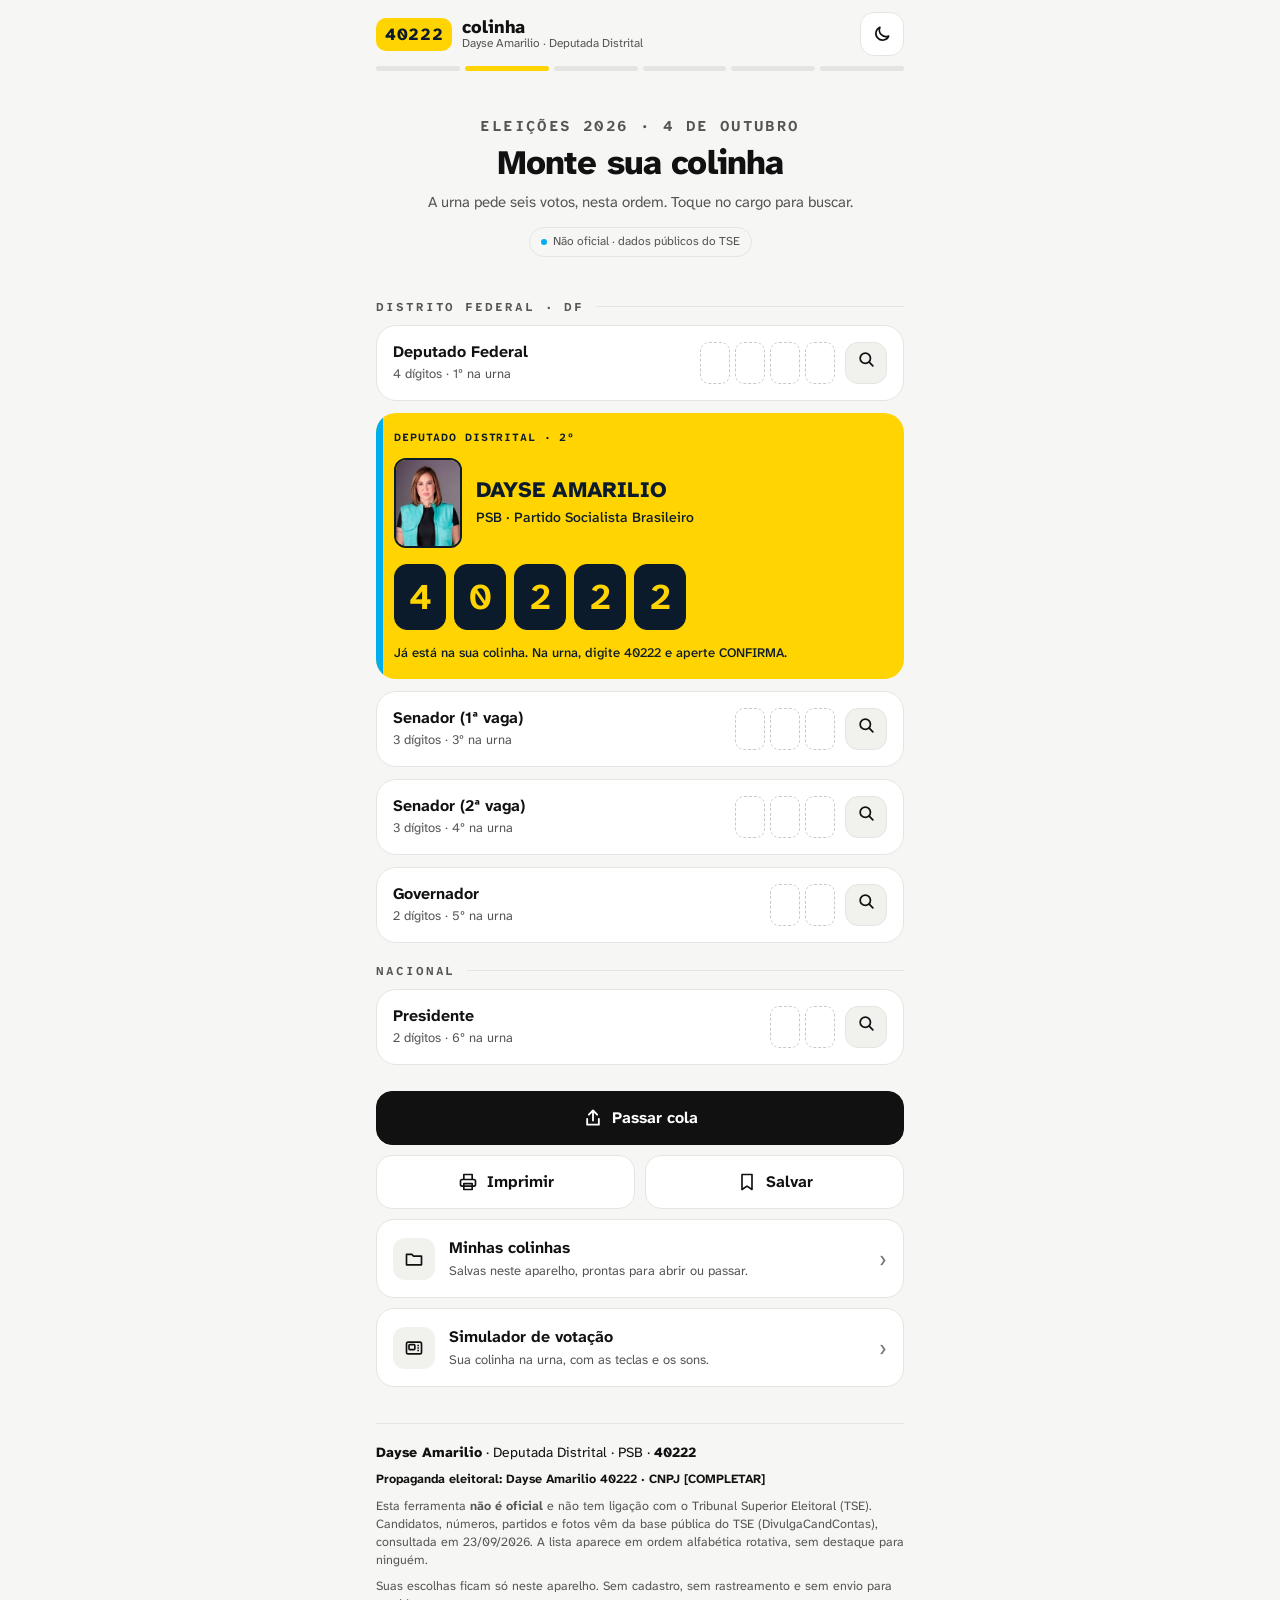
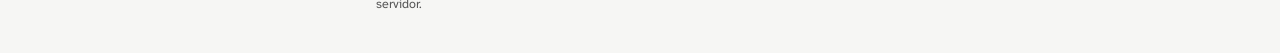
<file: public/colinha/index.html>
<!doctype html>
<html lang="pt-BR" data-tema="claro">
<head>
<meta charset="utf-8">
<meta name="viewport" content="width=device-width, initial-scale=1, viewport-fit=cover">
<title>Colinha 40222 · Dayse Amarilio</title>
<meta name="description" content="Monte sua colinha para as Eleições 2026 no DF, na ordem da urna. Propaganda eleitoral de Dayse Amarilio, Deputada Distrital, PSB 40222.">
<meta name="theme-color" content="#F6F6F4">
<link rel="preconnect" href="https://fonts.googleapis.com">
<link rel="preconnect" href="https://fonts.gstatic.com" crossorigin>
<link href="https://fonts.googleapis.com/css2?family=Atkinson+Hyperlegible+Mono:wght@400;700;800&family=Atkinson+Hyperlegible+Next:wght@400;500;700;800&display=swap" rel="stylesheet">
<style>
/* =========================================================
   TOKENS
   Marca: amarelo #FFD400 + ciano #00AEEF sobre preto.
   [COMPLETAR] conferir com o manual da campanha.
========================================================= */
:root{
  --sans:"Atkinson Hyperlegible Next",system-ui,-apple-system,"Segoe UI",Roboto,sans-serif;
  --mono:"Atkinson Hyperlegible Mono",ui-monospace,"SF Mono",Menlo,monospace;
  --amarelo:#FFD400; --ciano:#00AEEF; --marca-tinta:#0B1B2B;
  --t-rapido:.14s; --t-base:.22s; --t-lento:.38s;
  --e-sai:cubic-bezier(.2,.7,.25,1); --e-mola:cubic-bezier(.16,1,.3,1); --e-pula:cubic-bezier(.2,.9,.3,1.12);
}
:root,[data-tema="escuro"]{
  --bg:#070708; --card:#111113; --card-2:#19191c; --linha:#26262a; --dash:#44444a;
  --texto:#F4F4F5; --muted:#A1A1AA; --faint:#71717A;
  --tile-bg:#0b0b0c; --tile-linha:#46464d; --anel:rgba(255,255,255,.22); --hover:rgba(255,255,255,.04);
  --botao-bg:#F4F4F5; --botao-tx:#0a0a0a; --sombra:0 18px 40px rgba(0,0,0,.45);
  color-scheme:dark;
}
[data-tema="claro"]{
  --bg:#F6F6F4; --card:#FFFFFF; --card-2:#F1F1EE; --linha:#E4E4E1; --dash:#C9C9C5;
  --texto:#111111; --muted:#555555; --faint:#767676;
  --tile-bg:#FFFFFF; --tile-linha:#CFCFCB; --anel:rgba(17,17,17,.2); --hover:rgba(17,17,17,.04);
  --botao-bg:#111111; --botao-tx:#FFFFFF; --sombra:0 14px 32px rgba(17,17,17,.10);
  color-scheme:light;
}
*{box-sizing:border-box;-webkit-tap-highlight-color:transparent}
html,body{margin:0}
body{background:var(--bg);color:var(--texto);font:400 16px/1.45 var(--sans);-webkit-text-size-adjust:100%;overflow-x:hidden;transition:background var(--t-lento) var(--e-sai),color var(--t-lento) var(--e-sai)}
button,input,select{font:inherit;color:inherit}
button{cursor:pointer}
h1,h2,h3,p{margin:0}
[hidden]{display:none !important}
:focus-visible{outline:2px solid var(--ciano);outline-offset:2px}
.sr{position:absolute;width:1px;height:1px;overflow:hidden;clip:rect(0 0 0 0);white-space:nowrap}
svg{flex:none}

/* =========================================================
   MOVIMENTO
========================================================= */
@keyframes celaEntra{0%{transform:scale(.6) translateY(4px)}55%{transform:scale(1.1)}to{transform:none}}
@keyframes cursor{50%{border-color:var(--dash)}}
@keyframes dobra{0%{opacity:0;transform:perspective(1200px) rotateX(-80deg) scaleY(.35);filter:brightness(1.35)}46%{opacity:1;transform:perspective(1200px) rotateX(12deg) scaleY(1.04)}74%{transform:perspective(1200px) rotateX(-4deg)}to{transform:none;filter:none}}
@keyframes pulso{0%{box-shadow:0 0 0 0 var(--anel)}30%{box-shadow:0 0 0 5px var(--anel)}to{box-shadow:0 0 0 0 transparent}}
@keyframes sobe{0%{opacity:0;transform:translateY(14px)}to{opacity:1;transform:none}}
@keyframes aparece{0%{opacity:0}to{opacity:1}}
@keyframes linhaEntra{0%{transform:scaleX(.15);opacity:0}to{transform:scaleX(1);opacity:1}}
@keyframes brilho{0%{transform:translateX(-140%) skewX(-18deg)}55%,to{transform:translateX(440%) skewX(-18deg)}}
@keyframes treme{0%,to{transform:none}20%{transform:translateX(-6px)}40%{transform:translateX(5px)}60%{transform:translateX(-3px)}80%{transform:translateX(2px)}}
@keyframes pisca{to{visibility:hidden}}
@keyframes selo{0%{transform:scale(.4) rotate(-12deg);opacity:0}60%{transform:scale(1.08) rotate(3deg);opacity:1}to{transform:none}}
@media (prefers-reduced-motion:reduce){*,*::before,*::after{animation-duration:.01ms !important;animation-iteration-count:1 !important;transition-duration:.01ms !important}}

/* =========================================================
   TOPO + PROGRESSO
========================================================= */
.topo{position:sticky;top:0;z-index:20;background:color-mix(in srgb,var(--bg) 88%,transparent);backdrop-filter:blur(14px);-webkit-backdrop-filter:blur(14px)}
.topo-in{max-width:560px;margin:0 auto;padding:12px 16px 10px;display:flex;align-items:center;gap:10px}
.marca{display:flex;align-items:center;gap:10px;background:none;border:0;padding:0;color:inherit;min-width:0;flex:1;text-align:left}
.marca-num{font:800 17px/1 var(--mono);letter-spacing:.04em;background:var(--amarelo);color:var(--marca-tinta);padding:8px 9px;border-radius:10px}
.marca-txt{min-width:0;line-height:1.1}
.marca-txt b{display:block;font-weight:800;font-size:18px;letter-spacing:-.01em}
.marca-txt small{display:block;font-size:12px;color:var(--muted);white-space:nowrap;overflow:hidden;text-overflow:ellipsis}
.icone-bt{width:44px;height:44px;border-radius:14px;border:1px solid var(--linha);background:var(--card);display:grid;place-items:center;transition:transform var(--t-rapido) var(--e-sai),background var(--t-rapido)}
.icone-bt:active{transform:scale(.94)}
.icone-bt svg{width:20px;height:20px}
.progresso{max-width:560px;margin:0 auto;padding:0 16px 10px;display:grid;grid-template-columns:repeat(6,1fr);gap:5px}
.progresso span{height:5px;border-radius:9px;background:var(--linha);overflow:hidden;position:relative}
.progresso span::after{content:"";position:absolute;inset:0;background:var(--texto);transform:scaleX(0);transform-origin:left;transition:transform var(--t-lento) var(--e-mola)}
.progresso span.ok::after{transform:scaleX(1)}
.progresso span.fixo::after{background:var(--amarelo);transform:scaleX(1)}

/* =========================================================
   HOME
========================================================= */
main{max-width:560px;margin:0 auto;padding:18px 16px 40px}
.hero{text-align:center;padding:10px 0 22px;animation:sobe .5s var(--e-mola) both}
.kicker{font:700 11px/1 var(--mono);letter-spacing:.16em;text-transform:uppercase;color:var(--faint)}
.hero h1{font-size:34px;font-weight:800;letter-spacing:-.025em;margin-top:12px;line-height:1.05}
.hero p{margin-top:10px;color:var(--muted);font-size:15px}
.oficial{display:inline-flex;align-items:center;gap:6px;margin-top:14px;font-size:12px;color:var(--muted);border:1px solid var(--linha);border-radius:99px;padding:5px 11px}
.oficial i{width:6px;height:6px;border-radius:50%;background:var(--ciano)}
.secao{display:flex;align-items:center;gap:12px;margin:22px 0 12px;font:700 12px/1 var(--mono);letter-spacing:.16em;text-transform:uppercase;color:var(--muted)}
.secao::after{content:"";flex:1;height:1px;background:var(--linha);transform-origin:left;animation:linhaEntra .7s var(--e-mola) both}
.cargos{list-style:none;margin:0;padding:0;display:grid;gap:12px}
.cargo{background:var(--card);border:1px solid var(--linha);border-radius:20px;padding:16px;position:relative;transition:border-color var(--t-rapido) var(--e-sai),background var(--t-base) var(--e-sai);animation:sobe .45s var(--e-mola) both}
.cargo:hover{border-color:var(--dash)}
.cargo.entrou{animation:dobra .62s var(--e-sai) both,pulso .9s .5s var(--e-sai)}
.cargo.erro .celas{animation:treme .38s var(--e-sai)}
.cargo-linha{display:flex;align-items:center;gap:10px}
.cargo-tit{flex:1;min-width:0;text-align:left;background:none;border:0;padding:0}
.cargo-tit b{display:block;font-size:16px;font-weight:700;line-height:1.2}
.cargo-tit small{display:block;margin-top:4px;font-size:13px;color:var(--muted)}
.celas{position:relative;display:flex;gap:5px;flex:none;cursor:text;border-radius:10px}
.cela{width:30px;height:42px;border:1.5px dashed var(--dash);border-radius:9px;display:grid;place-items:center;font:700 22px/1 var(--mono);color:var(--texto);transition:border-color var(--t-rapido),background var(--t-rapido)}
.cela.cheia{border-style:solid;border-color:var(--tile-linha);background:var(--tile-bg)}
.cela.pop{animation:celaEntra .32s var(--e-sai)}
.celas:focus-within .cela.atual{border-style:solid;border-color:var(--texto);animation:cursor 1s steps(1) infinite}
.celas-in{position:absolute;inset:0;width:100%;height:100%;opacity:0;border:0;padding:0;margin:0;font-size:16px;caret-color:transparent;cursor:text}
.lupa{flex:none;width:42px;height:42px;border-radius:13px;border:1px solid var(--linha);background:var(--card-2);display:grid;place-items:center;transition:transform var(--t-rapido) var(--e-sai)}
.lupa:active{transform:scale(.92)}
.lupa svg{width:19px;height:19px}
.cargo-msg{margin-top:10px;font-size:13px;color:#FF8A7A;animation:aparece .2s}
[data-tema="claro"] .cargo-msg{color:#B42318}

/* cargo preenchido */
.escolha{width:100%;display:grid;grid-template-columns:58px minmax(0,1fr) 52px;gap:12px;align-items:center;background:none;border:0;padding:0;text-align:center}
.foto{position:relative;width:58px;height:76px;border-radius:11px;overflow:hidden;background:var(--card-2);display:grid;place-items:center;font:700 17px var(--sans);color:var(--muted)}
.foto::before{content:attr(data-ini)}
.foto img{position:absolute;inset:0;width:100%;height:100%;object-fit:cover;background:var(--card-2)}
.rot{display:block;font-size:12px;color:var(--muted);margin-bottom:7px;white-space:nowrap;overflow:hidden;text-overflow:ellipsis}
.tiles{display:inline-flex;gap:5px;justify-content:center}
.tile{width:30px;height:40px;border:1.5px solid var(--tile-linha);border-radius:9px;background:var(--tile-bg);display:grid;place-items:center;font:700 22px/1 var(--mono)}
.entrou .tile{animation:celaEntra .34s var(--e-sai) both}
.tile.vazio{border-style:dashed;border-color:var(--dash);background:none}
.tile.apagado{color:var(--faint)}
.tecla-branco{display:inline-grid;place-items:center;height:40px;padding:0 16px;border-radius:8px;background:#F7F7F2;color:#111;font:700 15px var(--mono);letter-spacing:.08em;box-shadow:0 3px 0 #9a9a94}
.fio{height:1px;margin:8px auto 0;width:80%;background:linear-gradient(90deg,transparent,var(--linha),transparent)}
.nome{display:block;margin-top:7px;font-size:14px;font-weight:700;letter-spacing:.02em;line-height:1.2;overflow-wrap:anywhere}
.partido small.longa{font-size:8.5px;letter-spacing:0}
.partido small{display:block;margin-top:6px;font-size:10.5px;font-weight:700;color:var(--muted);letter-spacing:.04em;overflow-wrap:anywhere;line-height:1.1}
.selo-p{width:48px;height:48px;margin:0 auto;border-radius:13px;background:var(--card-2);border:1px solid var(--linha);display:grid;place-items:center;font:800 18px var(--mono)}
.trocar{position:absolute;top:12px;right:12px;color:var(--faint);display:flex}
.trocar svg{width:16px;height:16px}

/* Deputada Distrital: fixa e em destaque */
.cargo.fixo{background:var(--amarelo);border:0;color:var(--marca-tinta);padding:18px 18px 16px;overflow:hidden}
.cargo.fixo::before{content:"";position:absolute;left:0;top:0;bottom:0;width:7px;background:var(--ciano)}
.fixo-topo{display:flex;align-items:center;justify-content:space-between;gap:8px}
.fixo-rot{font:700 11px/1.2 var(--mono);letter-spacing:.08em;text-transform:uppercase}
.cadeado{display:inline-flex;align-items:center;gap:5px;background:var(--marca-tinta);color:var(--amarelo);font:700 11px/1 var(--mono);letter-spacing:.12em;text-transform:uppercase;padding:6px 9px;border-radius:99px;animation:selo .6s .5s var(--e-pula) both}
.cadeado svg{width:12px;height:12px}
.fixo-corpo{display:flex;align-items:center;gap:14px;margin-top:14px}
.fixo-foto{width:68px;height:90px;border-radius:12px;object-fit:cover;flex:none;background:rgba(11,27,43,.1);border:2px solid var(--marca-tinta)}
.fixo-nome{display:block;font-size:22px;font-weight:800;letter-spacing:.01em;line-height:1.1}
.fixo-part{display:block;margin-top:5px;font-size:14px;font-weight:500}
.fixo .tiles{margin-top:16px;gap:8px;display:flex;justify-content:flex-start}
.fixo .tile{width:52px;height:66px;border-radius:13px;background:var(--marca-tinta);border-color:var(--marca-tinta);color:var(--amarelo);font-size:36px}
.fixo .tile:nth-child(1){animation:celaEntra .4s .15s var(--e-sai) both}
.fixo .tile:nth-child(2){animation:celaEntra .4s .22s var(--e-sai) both}
.fixo .tile:nth-child(3){animation:celaEntra .4s .29s var(--e-sai) both}
.fixo .tile:nth-child(4){animation:celaEntra .4s .36s var(--e-sai) both}
.fixo .tile:nth-child(5){animation:celaEntra .4s .43s var(--e-sai) both}
.fixo-nota{margin-top:14px;font-size:13px;font-weight:500}

/* ações da home */
.acoes-home{display:grid;gap:10px;margin-top:26px}
.bt{min-height:54px;border-radius:16px;border:1px solid var(--linha);background:var(--card);font-weight:700;font-size:16px;display:flex;align-items:center;justify-content:center;gap:9px;padding:12px 16px;transition:transform var(--t-rapido) var(--e-sai),background var(--t-rapido),opacity var(--t-rapido);position:relative;overflow:hidden;text-align:center;line-height:1.15}
.bt:active{transform:scale(.97)}
.bt svg{width:20px;height:20px}
.bt-principal{background:var(--botao-bg);color:var(--botao-tx);border-color:var(--botao-bg)}
.bt-marca{background:var(--amarelo);color:var(--marca-tinta);border-color:var(--amarelo)}
.bt-brilho::after{content:"";position:absolute;top:0;bottom:0;left:0;width:30%;background:linear-gradient(90deg,transparent,rgba(255,255,255,.18),transparent);animation:brilho 3.6s 1.2s var(--e-sai) infinite}
.bt:disabled{opacity:.4;cursor:not-allowed}
.duas{display:grid;grid-template-columns:1fr 1fr;gap:10px}
.linha-link{display:flex;align-items:center;gap:14px;width:100%;text-align:left;background:var(--card);border:1px solid var(--linha);border-radius:18px;padding:16px;transition:border-color var(--t-rapido),transform var(--t-rapido) var(--e-sai)}
.linha-link:active{transform:scale(.985)}
.linha-link b{display:block;font-size:16px}
.linha-link small{display:block;color:var(--muted);font-size:13px;margin-top:3px}
.linha-link .seta{margin-left:auto;color:var(--faint);font-size:22px}
.linha-link .ic{width:42px;height:42px;border-radius:12px;background:var(--card-2);display:grid;place-items:center;flex:none}
.linha-link .ic svg{width:20px;height:20px}

.rodape{margin-top:36px;padding-top:18px;border-top:1px solid var(--linha);font-size:12.5px;color:var(--muted);display:grid;gap:8px}
.rodape .assina{font-size:14px;color:var(--texto)}
.rodape .assina b{font-weight:800}
.rodape .legal{color:var(--texto);font-weight:700}

/* =========================================================
   GAVETA DE BUSCA
========================================================= */
.gaveta-fundo{position:fixed;inset:0;z-index:50;background:rgba(0,0,0,.6);opacity:0;transition:opacity var(--t-lento) var(--e-sai)}
.gaveta-fundo.aberta{opacity:1}
.gaveta{position:fixed;left:0;right:0;bottom:0;z-index:51;margin:0 auto;max-width:560px;height:94dvh;background:var(--bg);border:1px solid var(--linha);border-bottom:0;border-radius:24px 24px 0 0;display:flex;flex-direction:column;transform:translateY(102%);transition:transform .5s var(--e-mola);overflow:hidden;box-shadow:var(--sombra)}
.gaveta.aberta{transform:none}
.gaveta-alca{width:40px;height:5px;border-radius:9px;background:var(--dash);margin:8px auto 0;flex:none}
.gaveta-topo{display:grid;grid-template-columns:44px 1fr 44px;align-items:center;padding:8px 14px 6px;flex:none}
.gaveta-topo h2{text-align:center;font-size:18px;font-weight:700}
.fechar{width:44px;height:44px;border-radius:50%;border:0;background:var(--card-2);display:grid;place-items:center}
.fechar svg{width:18px;height:18px}
.busca{margin:8px 14px 0;position:relative;flex:none}
.busca svg{position:absolute;left:15px;top:50%;transform:translateY(-50%);width:19px;height:19px;color:var(--muted);pointer-events:none}
.busca input{width:100%;height:52px;border-radius:16px;border:1px solid var(--linha);background:var(--card);padding:0 14px 0 44px;font-size:16px;outline:none;transition:border-color var(--t-rapido)}
.busca input:focus{border-color:var(--texto)}
.busca input::placeholder{color:var(--faint)}
.filtros{display:flex;gap:8px;padding:10px 14px 0;flex:none;overflow-x:auto;scrollbar-width:none}
.chip{flex:none;height:42px;border-radius:13px;border:1px solid var(--linha);background:var(--card);padding:0 14px;display:inline-flex;align-items:center;gap:7px;font-size:14px;font-weight:700;position:relative}
.chip svg{width:16px;height:16px}
.chip select{position:absolute;inset:0;opacity:0;width:100%;cursor:pointer;font-size:16px}
.chip.ativo{border-color:var(--texto)}
.conta{display:flex;justify-content:space-between;gap:8px;padding:12px 16px 8px;font:700 11px/1 var(--mono);letter-spacing:.14em;text-transform:uppercase;color:var(--faint);flex:none}
.lista{flex:1;overflow-y:auto;-webkit-overflow-scrolling:touch;padding:2px 14px 14px;overscroll-behavior:contain}
.lista ul{list-style:none;margin:0;padding:0;display:grid;gap:10px}
.cand{width:100%;display:grid;grid-template-columns:58px minmax(0,1fr) 52px;gap:12px;align-items:center;text-align:center;background:var(--card);border:1px solid var(--linha);border-radius:18px;padding:12px;transition:border-color var(--t-rapido),transform var(--t-rapido) var(--e-sai)}
.cand:hover{border-color:var(--dash)}
.cand:active{transform:scale(.985)}
.cand.anima{animation:sobe .4s var(--e-mola) both}
.cand:disabled{opacity:.42;cursor:not-allowed}
.cand.escolhido{border-color:var(--texto)}
.etiqueta{display:inline-block;margin-top:6px;font:700 10px/1 var(--mono);letter-spacing:.08em;text-transform:uppercase;padding:4px 7px;border-radius:6px;background:var(--card-2);color:var(--muted)}
.etiqueta.alerta{background:rgba(255,120,100,.12);color:#FF8A7A}
[data-tema="claro"] .etiqueta.alerta{background:#FDECEA;color:#B42318}
.nada{padding:40px 12px;text-align:center;color:var(--muted)}
.gaveta-base{flex:none;border-top:1px solid var(--linha);padding:10px 14px calc(10px + env(safe-area-inset-bottom));display:grid;grid-template-columns:repeat(var(--cols,3),minmax(0,1fr));gap:8px;background:var(--bg)}
.base-bt{min-height:58px;border-radius:14px;border:1px solid var(--linha);background:var(--card);display:flex;flex-direction:column;align-items:center;justify-content:center;gap:5px;font-size:12.5px;font-weight:700;padding:6px}
.base-bt .mini{display:flex;gap:3px}
.base-bt .mini i{width:13px;height:17px;border:1.3px dashed var(--dash);border-radius:4px;font:700 11px/15px var(--mono);font-style:normal;text-align:center;color:var(--faint)}
.base-bt .mini-branco{font:700 10px/1 var(--mono);background:#F7F7F2;color:#111;padding:4px 8px;border-radius:4px;letter-spacing:.06em}
.limpar-cargo{grid-column:1/-1;background:none;border:0;color:var(--muted);text-decoration:underline;text-underline-offset:3px;min-height:34px;font-size:14px}

/* ficha do candidato */
.ficha{position:absolute;inset:0;background:var(--bg);z-index:3;display:flex;flex-direction:column;transform:translateX(104%);transition:transform .45s var(--e-mola)}
.ficha.aberta{transform:none}
.ficha-topo{display:grid;grid-template-columns:44px 1fr 44px;align-items:center;padding:14px 14px 4px}
.ficha-topo p{text-align:center;font:700 11px/1.4 var(--mono);letter-spacing:.18em;text-transform:uppercase;color:var(--faint)}
.ficha-corpo{flex:1;overflow-y:auto;padding:14px 16px 20px}
.ficha-cab{display:grid;grid-template-columns:104px minmax(0,1fr) 56px;gap:14px;align-items:start}
.ficha-cab .foto{width:104px;height:136px;border-radius:16px;font-size:26px}
.ficha-nome{font-size:22px;font-weight:800;line-height:1.1;overflow-wrap:anywhere}
.ficha-info{margin-top:8px;font-size:14px;color:var(--muted);display:grid;gap:3px}
.ficha-sit{margin-top:8px;font-size:13px;display:flex;align-items:center;gap:6px}
.ficha-sit i{width:8px;height:8px;border-radius:50%;background:#34C759;flex:none}
.ficha-sit.alerta i{background:#FF8A7A}
.ficha .tiles{margin-top:22px;gap:8px}
.ficha .tile{width:48px;height:62px;border-radius:12px;font-size:32px}
.ficha .tile:nth-child(1){animation:celaEntra .36s .10s var(--e-sai) both}
.ficha .tile:nth-child(2){animation:celaEntra .36s .16s var(--e-sai) both}
.ficha .tile:nth-child(3){animation:celaEntra .36s .22s var(--e-sai) both}
.ficha .tile:nth-child(4){animation:celaEntra .36s .28s var(--e-sai) both}
.ficha .tile:nth-child(5){animation:celaEntra .36s .34s var(--e-sai) both}
.ficha .bt{width:100%;margin-top:22px}
.ficha-fonte{margin-top:22px;font-size:12px;color:var(--faint);line-height:1.6}

/* =========================================================
   PÁGINAS (passar cola, minhas colinhas, simulador)
========================================================= */
.pagina{position:fixed;inset:0;z-index:40;background:var(--bg);overflow-y:auto;transform:translateX(100%);transition:transform .45s var(--e-mola);visibility:hidden}
.pagina.aberta{transform:none;visibility:visible}
.pagina-topo{position:sticky;top:0;z-index:2;background:color-mix(in srgb,var(--bg) 90%,transparent);backdrop-filter:blur(14px);-webkit-backdrop-filter:blur(14px)}
.pagina-topo-in{max-width:560px;margin:0 auto;display:grid;grid-template-columns:44px 1fr 44px;align-items:center;padding:12px 16px}
.pagina-topo h2{text-align:center;font-size:18px;font-weight:700}
.pagina-corpo{max-width:560px;margin:0 auto;padding:8px 16px 48px}
.previa{background:var(--card);border:1px solid var(--linha);border-radius:22px;padding:16px;display:flex;justify-content:center}
.previa canvas{display:block;width:100%;max-width:330px;height:auto;border-radius:10px}
.previa.stories canvas{max-width:240px}
.grupo{margin-top:18px}
.grupo > span{display:block;font:700 11px/1 var(--mono);letter-spacing:.16em;text-transform:uppercase;color:var(--faint);margin-bottom:8px}
.seg{display:grid;grid-template-columns:1fr 1fr;background:var(--card);border:1px solid var(--linha);border-radius:14px;padding:4px;gap:4px}
.seg label{position:relative}
.seg input{position:absolute;inset:0;opacity:0;margin:0;cursor:pointer}
.seg span{display:flex;align-items:center;justify-content:center;min-height:42px;border-radius:10px;font-weight:700;font-size:15px;color:var(--muted);transition:background var(--t-base) var(--e-sai),color var(--t-base)}
.seg input:checked + span{background:var(--botao-bg);color:var(--botao-tx)}
.seg input:focus-visible + span{outline:2px solid var(--ciano)}
.alterna{display:flex;align-items:center;justify-content:space-between;gap:12px;margin-top:14px;background:var(--card);border:1px solid var(--linha);border-radius:14px;padding:12px 14px;font-weight:700;cursor:pointer}
.alterna input{appearance:none;width:46px;height:28px;border-radius:99px;background:var(--dash);position:relative;cursor:pointer;transition:background var(--t-base);flex:none;margin:0}
.alterna input::after{content:"";position:absolute;top:3px;left:3px;width:22px;height:22px;border-radius:50%;background:#fff;transition:transform var(--t-base) var(--e-pula)}
.alterna input:checked{background:var(--amarelo)}
.alterna input:checked::after{transform:translateX(18px)}
.saidas{display:grid;gap:10px;margin-top:20px}
.nota{font-size:13px;color:var(--muted);line-height:1.45}
.link-manual{width:100%;height:46px;border-radius:12px;border:1px solid var(--linha);background:var(--card);padding:0 12px;font:13px var(--mono)}
.salvas{list-style:none;margin:0;padding:0;display:grid;gap:12px}
.salva{background:var(--card);border:1px solid var(--linha);border-radius:18px;padding:16px;animation:sobe .4s var(--e-mola) both}
.salva-nome{font-size:17px;font-weight:800;overflow-wrap:anywhere}
.salva-data{font-size:12.5px;color:var(--muted);margin-top:3px}
.salva-nums{display:flex;flex-wrap:wrap;gap:6px;margin-top:12px}
.salva-nums span{font:700 13px/1 var(--mono);padding:6px 7px;border-radius:7px;border:1px solid var(--tile-linha);background:var(--tile-bg)}
.salva-nums span.fixo{background:var(--amarelo);color:var(--marca-tinta);border-color:var(--amarelo)}
.salva-nums span.vazio{border-style:dashed;border-color:var(--dash);color:var(--faint);background:none}
.salva-acoes{display:flex;flex-wrap:wrap;gap:8px;margin-top:14px}
.salva-acoes .bt{min-height:42px;border-radius:12px;font-size:14px;padding:8px 14px}
.renomear{display:flex;gap:8px;margin-top:14px;flex-wrap:wrap}
.renomear input{flex:1 1 150px;min-width:0;height:44px;border-radius:12px;border:1px solid var(--texto);background:var(--card-2);padding:0 12px;font-size:16px}
.aviso{border:1px solid rgba(255,212,0,.4);background:rgba(255,212,0,.08);border-radius:14px;padding:12px 14px;font-size:13.5px;margin-bottom:14px}
.vazio-bloco{border:1.5px dashed var(--dash);border-radius:18px;padding:30px 18px;text-align:center;color:var(--muted)}
.vazio-bloco .bt{margin-top:14px;width:100%}

/* simulador: urna */
.sim-cola{display:flex;justify-content:space-between;gap:10px;flex-wrap:wrap;align-items:center;background:var(--amarelo);color:var(--marca-tinta);border-radius:14px;padding:10px 14px;font-weight:700;font-size:14px;margin-bottom:12px}
.sim-cola b{font:800 18px var(--mono)}
.urna{background:#2a2a28;border-radius:16px;padding:12px;display:grid;gap:12px}
.visor{background:#EFEFEA;color:#111;font-family:Arial,Helvetica,sans-serif;border:6px solid #111;border-radius:4px;min-height:300px;padding:10px 12px;display:flex;flex-direction:column}
.v-topo{font-size:12px;font-weight:700;min-height:16px}
.v-cargo{text-align:center;font-size:22px;font-weight:700;margin-top:6px}
.v-vaga{text-align:center;font-size:13px;margin-bottom:6px;min-height:16px}
.v-corpo{flex:1;display:flex;gap:10px}
.v-dados{flex:1;min-width:0;display:flex;flex-direction:column;gap:8px}
.v-num{display:flex;align-items:center;gap:8px;flex-wrap:wrap;font-size:14px}
.v-cxs{display:inline-flex;gap:4px}
.v-cx{width:30px;height:40px;border:1.5px solid #111;background:#fff;display:grid;place-items:center;font:700 26px Arial,Helvetica,sans-serif}
.v-cx.atual{animation:pisca 1s steps(2,start) infinite}
.v-linha{font-size:14px;overflow-wrap:anywhere}
.v-linha b{font-size:16px}
.v-grande{font-size:21px;font-weight:700}
.v-pisca{animation:pisca 1.1s steps(2,start) infinite}
.v-foto{flex:none;width:80px;text-align:center;font-size:11px}
.v-foto .quadro{position:relative;width:80px;height:104px;border:1.5px solid #111;background:#D9D9D3;display:grid;place-items:center;font-size:26px;font-weight:700;overflow:hidden}
.v-foto .quadro::before{content:attr(data-ini)}
.v-foto img{position:absolute;inset:0;width:100%;height:100%;object-fit:cover}
.v-rodape{border-top:1.5px solid #111;margin-top:10px;padding-top:6px;font-size:12px;line-height:1.35}
.v-fim{flex:1;display:grid;place-items:center;font-size:96px;font-weight:700;letter-spacing:.04em}
.v-votou{text-align:right;font-size:14px;font-weight:700;color:#666}
.teclado-caixa{background:#1b1b1a;border-radius:10px;padding:12px}
.teclado-selo{font:700 10px/1 var(--mono);letter-spacing:.16em;color:#8f8f8a;text-align:center;margin-bottom:10px}
.teclado{display:grid;grid-template-columns:repeat(3,1fr);gap:8px}
.tecla{border:0;border-radius:5px;background:#0e0e0e;color:#f5f5f5;font:700 26px Arial,Helvetica,sans-serif;min-height:54px;box-shadow:0 3px 0 #000;touch-action:manipulation;transition:transform .08s,box-shadow .08s}
.tecla:active,.tecla.apertada{transform:translateY(3px);box-shadow:0 0 0 #000;filter:brightness(1.3)}
.tecla.zero{grid-column:2}
.teclas-acao{display:grid;grid-template-columns:1fr 1fr 1.25fr;gap:8px;margin-top:12px;align-items:end}
.teclas-acao .tecla{font-size:13px;color:#111;letter-spacing:.02em}
.t-branco{background:#f7f7f2}
.t-corrige{background:#e8712a}
.t-confirma{background:#23a04e;min-height:68px}
.sim-msg{min-height:22px;margin-top:10px;font-size:14px;font-weight:700;color:var(--amarelo)}
[data-tema="claro"] .sim-msg{color:#8A5A00}
.resumo{list-style:none;margin:14px 0 0;padding:0;display:grid;gap:6px}
.resumo li{display:flex;justify-content:space-between;gap:10px;flex-wrap:wrap;background:var(--card);border:1px solid var(--linha);border-radius:12px;padding:10px 12px;font-size:14px}
.resumo b{font-family:var(--mono)}
@media (max-width:370px){
  .escolha,.cand{grid-template-columns:50px minmax(0,1fr) 44px;gap:8px}
  .foto{width:50px;height:66px;border-radius:9px}
  .selo-p{width:42px;height:42px;font-size:16px;border-radius:11px}
  .tile{width:26px;height:36px;font-size:19px;border-radius:8px}
  .tiles{gap:4px}
  .cela{width:27px;height:38px;font-size:19px}
  .lupa{width:38px;height:38px}
  .fixo .tile{width:46px;height:60px;font-size:32px}
  .ficha-cab{grid-template-columns:86px minmax(0,1fr) 48px}
  .ficha-cab .foto{width:86px;height:114px}
}
@media (min-width:760px){.urna{grid-template-columns:minmax(0,1.5fr) minmax(0,1fr);padding:16px}}

/* toast */
.toast{position:fixed;left:50%;bottom:calc(20px + env(safe-area-inset-bottom));z-index:90;transform:translate(-50%,24px);width:min(92vw,440px);background:var(--botao-bg);color:var(--botao-tx);padding:13px 16px;border-radius:14px;font-size:14px;font-weight:700;opacity:0;pointer-events:none;transition:opacity var(--t-base),transform var(--t-lento) var(--e-mola);box-shadow:var(--sombra)}
.toast.ver{opacity:1;transform:translate(-50%,0)}
.toast.erro{background:#B42318;color:#fff}

/* =========================================================
   IMPRESSÃO: cola de bolso
========================================================= */
#impressao{display:none}
@media print{
  @page{size:A4 portrait;margin:12mm}
  html,body{background:#fff !important;color:#000}
  body > *:not(#impressao){display:none !important}
  #impressao{display:block}
}
.imp-aviso{font:11px Arial,Helvetica,sans-serif;color:#444;text-align:center;margin-bottom:4mm}
.imp-folha{display:flex;gap:8mm;justify-content:center;flex-wrap:wrap}
.imp-cola{width:82mm;border:1px dashed #000;border-radius:3mm;padding:3.5mm;font-family:var(--sans);color:#000;-webkit-print-color-adjust:exact;print-color-adjust:exact;break-inside:avoid}
.imp-cab{display:flex;justify-content:space-between;align-items:baseline;gap:2mm;padding-bottom:2mm;border-bottom:.4mm solid #000}
.imp-cab b{font-size:11pt;font-weight:800;white-space:nowrap}
.imp-cab span{font:7pt var(--mono);text-align:right}
.imp-linha{display:flex;align-items:center;gap:2mm;padding:1.8mm 1mm;border-bottom:.25mm solid #bbb}
.imp-linha.fixo{background:#FFD400;border-radius:2mm;border-bottom:0;margin:1mm 0}
.imp-ord{font:800 9pt var(--mono);width:4mm}
.imp-txt{flex:1;min-width:0}
.imp-txt b{display:block;font-size:7.5pt;text-transform:uppercase;letter-spacing:.04em}
.imp-txt span{display:block;font-size:7pt}
.imp-nums{display:flex;gap:.8mm}
.imp-dig{width:5.2mm;height:6.8mm;border:.3mm solid #000;border-radius:1mm;background:#fff;display:grid;place-items:center;font:800 12pt var(--mono)}
.imp-linha.fixo .imp-dig{background:#0B1B2B;color:#FFD400;border-color:#0B1B2B}
.imp-rod{margin-top:2mm;font-size:6pt;line-height:1.35}
.imp-rod b{font-size:6.5pt}
</style>
</head>
<body>

<header class="topo">
  <div class="topo-in">
    <button class="marca" type="button" data-ir="home" aria-label="Início">
      <span class="marca-num">40222</span>
      <span class="marca-txt"><b>colinha</b><small>Dayse Amarilio · Deputada Distrital</small></span>
    </button>
    <button class="icone-bt" id="bt-tema" type="button" aria-label="Alternar tema claro e escuro"></button>
  </div>
  <div class="progresso" id="progresso" aria-hidden="true"><span></span><span class="fixo"></span><span></span><span></span><span></span><span></span></div>
</header>

<main id="home">
  <section class="hero">
    <p class="kicker">Eleições 2026 · 4 de outubro</p>
    <h1>Monte sua colinha</h1>
    <p>A urna pede seis votos, nesta ordem. Toque no cargo para buscar.</p>
    <span class="oficial"><i></i>Não oficial · dados públicos do TSE</span>
  </section>

  <p class="secao">Distrito Federal · DF</p>
  <ol class="cargos" id="cargos-df"></ol>
  <p class="secao">Nacional</p>
  <ol class="cargos" id="cargos-br"></ol>

  <div class="acoes-home">
    <button class="bt bt-principal" type="button" data-ir="passar" id="bt-passar"></button>
    <div class="duas">
      <button class="bt bt-brilho" type="button" id="bt-imprimir"></button>
      <button class="bt" type="button" id="bt-salvar"></button>
    </div>
    <button class="linha-link" type="button" data-ir="minhas"><span class="ic" data-ic="pasta"></span><span><b>Minhas colinhas</b><small>Salvas neste aparelho, prontas para abrir ou passar.</small></span><span class="seta">›</span></button>
    <button class="linha-link" type="button" data-ir="simulador"><span class="ic" data-ic="urna"></span><span><b>Simulador de votação</b><small>Sua colinha na urna, com as teclas e os sons.</small></span><span class="seta">›</span></button>
  </div>

  <footer class="rodape">
    <p class="assina"><b>Dayse Amarilio</b> · Deputada Distrital · PSB · <b>40222</b></p>
    <p class="legal" data-legal></p>
    <p>Esta ferramenta <b>não é oficial</b> e não tem ligação com o Tribunal Superior Eleitoral (TSE). Candidatos, números, partidos e fotos vêm da base pública do TSE (DivulgaCandContas), consultada em <span data-extraido></span>. A lista aparece em ordem alfabética rotativa, sem destaque para ninguém.</p>
    <p>Suas escolhas ficam só neste aparelho. Sem cadastro, sem rastreamento e sem envio para servidor.</p>
  </footer>
</main>

<!-- ================= GAVETA DE BUSCA ================= -->
<div class="gaveta-fundo" id="gaveta-fundo" hidden></div>
<section class="gaveta" id="gaveta" role="dialog" aria-modal="true" aria-labelledby="gaveta-tit" hidden>
  <div class="gaveta-alca"></div>
  <div class="gaveta-topo">
    <button class="fechar" type="button" data-fechar-gaveta aria-label="Fechar"></button>
    <h2 id="gaveta-tit">Buscar</h2><span></span>
  </div>
  <label class="busca"><span class="sr">Buscar candidato</span><span data-ic="lupa"></span><input id="busca" type="search" placeholder="busque por nome ou número" autocomplete="off" enterkeyhint="search"></label>
  <div class="filtros">
    <span class="chip" id="chip-partido"><span id="chip-partido-tx">Partido</span><span data-ic="baixo"></span><select id="filtro-partido" aria-label="Filtrar por partido"></select></span>
    <button class="chip" type="button" id="chip-ordem"><span data-ic="ordem"></span><span id="chip-ordem-tx">Alfabética rotativa</span></button>
  </div>
  <div class="conta"><span id="conta-n"></span><span id="conta-ordem"></span></div>
  <div class="lista" id="lista"><ul id="lista-ul"></ul></div>
  <div class="gaveta-base" id="gaveta-base"></div>

  <div class="ficha" id="ficha" aria-live="polite">
    <div class="ficha-topo"><button class="fechar" type="button" id="ficha-voltar" aria-label="Voltar para a lista"></button><p id="ficha-kicker"></p><span></span></div>
    <div class="ficha-corpo" id="ficha-corpo"></div>
  </div>
</section>

<!-- ================= PÁGINA: PASSAR COLA ================= -->
<section class="pagina" id="pg-passar" aria-labelledby="tit-passar">
  <div class="pagina-topo"><div class="pagina-topo-in"><button class="fechar" type="button" data-voltar aria-label="Voltar"></button><h2 id="tit-passar">Passar cola</h2><span></span></div></div>
  <div class="pagina-corpo">
    <div class="previa" id="previa-caixa"><canvas id="previa" width="1080" height="1350" role="img" aria-label="Prévia da arte da colinha"></canvas></div>
    <p class="nota" id="passar-status" style="margin-top:12px;text-align:center"></p>
    <div class="grupo"><span>Formato</span>
      <div class="seg"><label><input type="radio" name="formato" value="post" checked><span>Post 4:5</span></label><label><input type="radio" name="formato" value="stories"><span>Stories 9:16</span></label></div></div>
    <div class="grupo"><span>Tema</span>
      <div class="seg"><label><input type="radio" name="tema" value="claro" checked><span>Claro</span></label><label><input type="radio" name="tema" value="escuro"><span>Escuro</span></label></div></div>
    <div class="grupo"><span>Tipo</span>
      <div class="seg"><label><input type="radio" name="tipo" value="estatica" checked><span>Imagem</span></label><label><input type="radio" name="tipo" value="animada"><span>Animada</span></label></div></div>
    <label class="alterna">Ocultar cargos vazios <input type="checkbox" id="op-ocultar"></label>
    <div class="saidas">
      <button class="bt bt-marca" type="button" id="bt-compartilhar"></button>
      <div class="duas"><button class="bt" type="button" id="bt-png"></button><button class="bt" type="button" id="bt-video"></button></div>
      <p class="nota" id="nota-video"></p>
      <button class="bt" type="button" id="bt-copiar"></button>
      <input class="link-manual" id="link-manual" type="text" readonly hidden aria-label="Link da colinha">
      <p class="nota">O link leva só os números, no próprio endereço. Nada vai para servidor. Na arte, a foto da Dayse é a oficial; as dos outros candidatos viram iniciais.</p>
    </div>
  </div>
</section>

<!-- ================= PÁGINA: MINHAS COLINHAS ================= -->
<section class="pagina" id="pg-minhas" aria-labelledby="tit-minhas">
  <div class="pagina-topo"><div class="pagina-topo-in"><button class="fechar" type="button" data-voltar aria-label="Voltar"></button><h2 id="tit-minhas">Minhas colinhas</h2><span></span></div></div>
  <div class="pagina-corpo">
    <p class="aviso" id="aviso-memoria" hidden>Este navegador não deixou salvar no aparelho. As colinhas ficam guardadas só enquanto esta página estiver aberta.</p>
    <ul class="salvas" id="lista-salvas"></ul>
  </div>
</section>

<!-- ================= PÁGINA: SIMULADOR ================= -->
<section class="pagina" id="pg-simulador" aria-labelledby="tit-sim">
  <div class="pagina-topo"><div class="pagina-topo-in"><button class="fechar" type="button" data-voltar aria-label="Voltar"></button><h2 id="tit-sim">Simulador de votação</h2><span></span></div></div>
  <div class="pagina-corpo">
    <div id="sim-intro">
      <p class="nota" style="font-size:15px">Mesma ordem, mesmas teclas e os sons da urna. Aumente o volume.</p>
      <div class="saidas">
        <button class="bt bt-principal" type="button" id="sim-com-cola">Treinar com minha colinha</button>
        <button class="bt" type="button" id="sim-zero">Começar do zero</button>
      </div>
      <p class="nota" style="margin-top:14px">Simulador não oficial, só para treino. Nenhum voto é registrado. No computador: números, Enter (confirma), Backspace (corrige) e B (branco).</p>
    </div>
    <div id="sim" hidden>
      <div class="sim-cola" id="sim-cola"></div>
      <div class="urna">
        <div class="visor" id="visor" aria-live="polite"></div>
        <div class="teclado-caixa">
          <div class="teclado-selo">SIMULADOR · NÃO OFICIAL</div>
          <div class="teclado" id="teclado"></div>
          <div class="teclas-acao">
            <button class="tecla t-branco" type="button" data-tecla="branco">BRANCO</button>
            <button class="tecla t-corrige" type="button" data-tecla="corrige">CORRIGE</button>
            <button class="tecla t-confirma" type="button" data-tecla="confirma">CONFIRMA</button>
          </div>
        </div>
      </div>
      <p class="sim-msg" id="sim-msg" role="status"></p>
      <div id="sim-fim" hidden></div>
    </div>
  </div>
</section>

<div class="toast" id="toast" role="status" aria-live="polite"></div>
<div id="impressao" aria-hidden="true"></div>

<script>
/* =========================================================
   DADOS OFICIAIS DO TSE · Eleição Geral Federal 2026 · DF
   Fonte: DivulgaCandContas (divulgacandcontas.tse.jus.br),
   endpoint /divulga/rest/v1/candidatura/listar/2026/{UE}/20322002026/{cargo}/candidatos
   Extraído em 23/09/2026. Rodar de novo antes de publicar: registros mudam
   (renúncias, julgamentos, substituições).
   Formato compacto:
     presidente/governador/senador: [idTSE, número, nome de urna, sigla, situação, coligação]
     federal:                       [idTSE, número, nome de urna, sigla, situação]
     distrital:                     [idTSE - 70002530000, número, nome de urna, situação]
   Situação: D deferido · DR deferido com recurso · P pendente · IR indeferido com recurso
             I indeferido · R renúncia · N pedido não conhecido
========================================================= */
window.TSE = {
  eleicao: { id: 20322002026, ano: 2026, uf: 'DF', data: '2026-10-04', extraidoEm: '2026-09-23' },
  foto: (id, ue) => `https://divulgacandcontas.tse.jus.br/divulga/rest/arquivo/img/20322002026/${id}/${ue}`,
  partidos: {
    'DC': [27, 'Democracia Cristã'], 'PCB': [21, 'Partido Comunista Brasileiro'], 'AVANTE': [70, 'Avante'],
    'PL': [22, 'Partido Liberal'], 'PSTU': [16, 'Partido Socialista dos Trabalhadores Unificado'],
    'PRTB': [28, 'Partido Renovador Trabalhista Brasileiro'], 'PT': [13, 'Partido dos Trabalhadores'],
    'MISSÃO': [14, 'Partido Missão'], 'PSD': [55, 'Partido Social Democrático'], 'PCO': [29, 'Partido da Causa Operária'],
    'UP': [80, 'Unidade Popular'], 'DEMOCRATA': [35, 'Democrata'], 'NOVO': [30, 'Partido Novo'],
    'PSB': [40, 'Partido Socialista Brasileiro'], 'PP': [11, 'Progressistas'], 'AGIR': [36, 'Agir'],
    'PSDB': [45, 'Partido da Social Democracia Brasileira'], 'PDT': [12, 'Partido Democrático Trabalhista'],
    'PSOL': [50, 'Partido Socialismo e Liberdade'], 'MOBILIZA': [33, 'Mobilização Nacional'], 'UNIÃO': [44, 'União Brasil'],
    'PODE': [20, 'Podemos'], 'REPUBLICANOS': [10, 'Republicanos'], 'MDB': [15, 'Movimento Democrático Brasileiro'],
    'SOLIDARIEDADE': [77, 'Solidariedade'], 'REDE': [18, 'Rede Sustentabilidade'], 'PRD': [25, 'Partido Renovação Democrática'],
    'PV': [43, 'Partido Verde'], 'CIDADANIA': [23, 'Cidadania'], 'PC do B': [65, 'Partido Comunista do Brasil']
  },
  cargos: {
    presidente: [[280002552484,"27","CLARIANA BARAO","DC","D","DC"],[280002551975,"21","EDMILSON COSTA","PCB","D","PCB"],[280002551547,"70","ESCRITOR AUGUSTO CURY","AVANTE","D","BRASIL DOS NOSSOS SONHOS"],[280002551544,"22","FLAVIO BOLSONARO","PL","D","PL"],[280002541457,"16","HERTZ DIAS","PSTU","D","PSTU"],[280002554479,"28","LEONARDO AVALANCHE","PRTB","P","PRTB"],[280002542548,"13","LULA","PT","D","BRASIL PRONTO PRA MAIS"],[280002553884,"28","PABLO MARÇAL","PRTB","I","PRTB"],[280002540694,"14","RENAN SANTOS","MISSÃO","D","MISSÃO"],[280002551932,"55","RONALDO CAIADO","PSD","D","PSD"],[280002552487,"29","RUI COSTA PIMENTA","PCO","D","PCO"],[280002538811,"80","SAMARA","UP","D","UP"],[280002548139,"35","VETERINÁRIO WILSON GRASSI","DEMOCRATA","D","DEMOCRATA"],[280002539826,"30","ZEMA","NOVO","D","NOVO"]],
    governador: [[70002552586,"55","ARRUDA","PSD","IR","RESGATAR BRASÍLIA"],[70002551557,"40","CAPPELLI","PSB","D","PSB"],[70002553055,"11","CELINA LEÃO","PP","D","PROPÓSITO E AÇÃO"],[70002551298,"36","ELISSON","AGIR","IR","AGIR"],[70002552341,"29","EXPEDITO MENDONÇA","PCO","D","PCO"],[70002547775,"30","KIKO CAPUTO","NOVO","D","NOVO"],[70002552496,"13","LEANDRO GRASS","PT","D","DF DO POVO"],[70002552965,"45","PAULA BELMONTE","PSDB","D","FEDERAÇÃO PSDB CIDADANIA"],[70002535930,"16","PROFESSOR ROBSON","PSTU","D","PSTU"],[70002537111,"80","PROFESSORA SAMARA MINEIRO","UP","D","UP"],[70002553982,"28","RICO PINHEIRO","PRTB","IR","PRTB"]],
    senador: [[70002553859,"355","AVENIR ROSA","DEMOCRATA","I","DEMOCRATA"],[70002552934,"223","BIA KICIS","PL","D","PROPÓSITO E AÇÃO"],[70002551426,"290","DAVID HORN","PCO","D","PCO"],[70002552490,"131","ERIKA KOKAY","PT","D","DF DO POVO"],[70002553296,"456","GUTO FELÍCIO DOS SANTOS","PSDB","D","FEDERAÇÃO PSDB CIDADANIA"],[70002552492,"123","LEILA DO VÔLEI","PDT","D","DF DO POVO"],[70002552582,"700","MARLEY","AVANTE","D","AVANTE"],[70002552936,"222","MICHELLE BOLSONARO","PL","D","PROPÓSITO E AÇÃO"],[70002537112,"800","PROFESSOR GUILHERME AMORIM","UP","D","UP"],[70002553751,"555","RONALDO FONSECA","PSD","D","PSD"],[70002548624,"300","SEBASTIÃO COELHO","NOVO","D","NOVO"],[70002551323,"360","TIAGO","AGIR","IR","AGIR"],[70002536445,"161","ZANATA","PSTU","D","PSTU"]],
    federal: [[70002537009,"5566","ABADIA","PSD","D"],[70002537008,"5500","ADILA MARIA","PSD","D"],[70002537007,"5522","ADRIANO AMARAL","PSD","D"],[70002541499,"2727","ADRIANO ANIMAL","DC","D"],[70002533388,"5001","ADRIANO FIÚZA","PSOL","D"],[70002550321,"2220","AGACIEL MAIA","PL","D"],[70002539540,"1310","AGNELO QUEIROZ","PT","D"],[70002553649,"2900","AGUIDA MARIA","PCO","D"],[70002550322,"2222","ALBERTO FRAGA","PL","D"],[70002532001,"3022","ALE CHIANELLI","NOVO","D"],[70002545070,"1411","ALVARO MOZINI","MISSÃO","D"],[70002544462,"7052","ANA FEROLA","AVANTE","D"],[70002553647,"2999","ANA SCHRAMM","PCO","D"],[70002543822,"3300","ANTONIO SIRIANO","MOBILIZA","D"],[70002546418,"3555","C.J. GTA","DEMOCRATA","R"],[70002545075,"1441","CAMILA CORRÊA","MISSÃO","D"],[70002550315,"2238","CAPITÃO DAVI","PL","D"],[70002532004,"3030","CARINE TEIXEIRA","NOVO","D"],[70002542520,"4007","CARLA GEHLEN","PSB","D"],[70002538513,"4411","CARLOS DALVAN","UNIÃO","D"],[70002554509,"2022","CARLOS MACEDO","PODE","D"],[70002553648,"2929","CARLOS VINÍCIUS","PCO","D"],[70002537006,"5555","CAROL FLEURY","PSD","D"],[70002538526,"1086","CAROL FURLAN","REPUBLICANOS","D"],[70002540849,"2088","CAROL RIBEIRO","PODE","D"],[70002532008,"3036","CIDA VILLAS BÔAS","NOVO","D"],[70002532007,"3001","CORONEL AVIADOR LUIZ GAMA","NOVO","D"],[70002538517,"1190","CORONEL MORENO","PP","D"],[70002538940,"1516","COSTA NETO","MDB","D"],[70002538528,"1022","CRIS BRITTO","REPUBLICANOS","D"],[70002545072,"1400","CRIS CAIADO","MISSÃO","D"],[70002542518,"4023","CRISTOVAM BUARQUE","PSB","D"],[70002542516,"4008","DANI FREITAS","PSB","D"],[70002542521,"4022","DANI SOLTA O VERBO","PSB","D"],[70002538938,"1500","DANIEL DONIZET","MDB","D"],[70002553989,"1050","DEFENSOR CELESTINO","REPUBLICANOS","D"],[70002537013,"5551","DELEGADO NUGOLI","PSD","D"],[70002553954,"7707","DIEGO COSTA","SOLIDARIEDADE","D"],[70002544468,"7000","DR. CARLOS","AVANTE","D"],[70002537011,"5544","DR. JOÃO LUIZ","PSD","D"],[70002533385,"5040","DRA RAQUEL FERREIRA","PSOL","D"],[70002554528,"4456","DRA. GARDENIA","UNIÃO","P"],[70002538519,"1117","DRA. MARINA NORONHA","PP","D"],[70002537106,"8080","DURVAL","UP","D"],[70002541498,"2789","EDILSON PARDALS","DC","D"],[70002551192,"4577","ELAINE PINK","PSDB","D"],[70002533386,"1818","ELIANILDO NASCIMENTO","REDE","D"],[70002541500,"2700","ELIZEU COSTA DO UBER","DC","D"],[70002532005,"3010","EMILIO KERBER","NOVO","D"],[70002533382,"5080","ENFERMEIRA KARINE","PSOL","D"],[70002538514,"4455","ESTER CARVALHO","UNIÃO","D"],[70002533381,"5050","FÁBIO FELIX","PSOL","D"],[70002551187,"4522","FELIPE RODRIGUES","PSDB","IR"],[70002551185,"4567","FLÁVIA PORTELA","PSDB","D"],[70002532003,"3004","FLAVIO FLEURY","NOVO","D"],[70002547156,"1212","FLAVIO WERNECK","PDT","D"],[70002540848,"2020","FRANÇA","PODE","IR"],[70002538521,"1020","FRED LINHARES","REPUBLICANOS","D"],[70002538108,"7733","GABRIEL PORTELLA","SOLIDARIEDADE","D"],[70002543819,"3310","GARCIA DO POVO","MOBILIZA","D"],[70002551186,"4510","GERALDO NAVES O BARRA PESADA","PSDB","R"],[70002538101,"7777","GERCIANE","SOLIDARIEDADE","D"],[70002538103,"2522","GILSON AMORIM","PRD","D"],[70002538523,"1011","GILVAN PATRULHA DO CONSUMIDOR","REPUBLICANOS","D"],[70002544467,"7055","GLAUCIA DO ARRUDA","AVANTE","D"],[70002540845,"2033","GORDINHO DA FARMÁCIA","PODE","D"],[70002533384,"1819","GUILHERME JAGANU","REDE","D"],[70002538939,"1522","HÉLVIA PARANAGUÁ","MDB","D"],[70002546415,"3522","IARA NARDIA","DEMOCRATA","D"],[70002547162,"1216","ISANIL","PDT","D"],[70002543815,"3332","ISAURA BARBOSA","MOBILIZA","D"],[70002540843,"2000","ISMAEL ALMEIDA","PODE","D"],[70002541495,"2777","IVONE LOPES","DC","D"],[70002550316,"2200","IZALCI LUCAS","PL","D"],[70002538102,"7722","JAIR MARINHO","SOLIDARIEDADE","D"],[70002544463,"7007","JEAN VICTOR","AVANTE","D"],[70002547155,"1221","JÔ ABREU","PDT","D"],[70002543820,"3355","JOEL MATOS DEFENSOR AMBIENTAL","MOBILIZA","D"],[70002538937,"1551","JOSY JACOB","MDB","D"],[70002539538,"4300","JU DOS TIGRADOS","PV","D"],[70002538527,"1010","JULIO CESAR","REPUBLICANOS","D"],[70002553949,"5577","JÚLIO ISIDRO","PSD","D"],[70002551190,"4543","JUNIOR ALMEIDA","PSDB","I"],[70002546557,"7077","JUSCELINO KUBITSCHEK","AVANTE","D"],[70002551188,"4500","KARLA VINHAS","PSDB","D"],[70002540847,"2022","KLESLEY GARCIA","PODE","R"],[70002546416,"3535","LAIRA INÁCIO","DEMOCRATA","N"],[70002547158,"1270","LARISSA SCHMIDT","PDT","D"],[70002543821,"3396","LEANDRO BARROSO","MOBILIZA","D"],[70002551189,"4566","LEIA XAVIER","PSDB","D"],[70002541497,"2712","LEONARDO BEAR","DC","D"],[70002538106,"7710","LETICIA LEAL","SOLIDARIEDADE","D"],[70002538524,"1001","LIZA LOPES","REPUBLICANOS","D"],[70002545071,"1444","LUCAS BRASILEIRO","MISSÃO","D"],[70002533383,"5005","LUDMILA SUAID","PSOL","D"],[70002538520,"1000","LUIZ EDUARDO","REPUBLICANOS","D"],[70002539539,"1331","MÁRCIA ABRAHÃO","PT","D"],[70002538515,"1177","MARCOS WESLEY","PP","D"],[70002550317,"2223","MARIA AMÉLIA","PL","D"],[70002533387,"1801","MARIA CLEUDES","REDE","D"],[70002554435,"2311","MARIANA DE PAULA","CIDADANIA","D"],[70002550931,"2201","MARIANA NAIME","PL","D"],[70002539534,"1300","MARIVALDO PEREIRA","PT","D"],[70002545073,"1456","MARTA LIMA","MISSÃO","D"],[70002538525,"1088","MATHEUS MILANEZ","REPUBLICANOS","R"],[70002543818,"3390","MAURO LOPES","MOBILIZA","D"],[70002538107,"7778","MAX FERRAMENTAS","SOLIDARIEDADE","D"],[70002540844,"2027","MAYARA NORONHA","PODE","D"],[70002537107,"8000","MILENA DO MLB","UP","D"],[70002541493,"2770","MILENA SOUSA","DC","D"],[70002547161,"1233","MOACIR COLETIVO TRABALHISTA","PDT","D"],[70002532009,"3033","NANA","NOVO","D"],[70002533389,"5000","NEIVA LOPES","PSOL","D"],[70002554416,"3535","NOELY COLETIVO CORAGEM","DEMOCRATA","D"],[70002551184,"4555","OSCAR SILVA","PSDB","D"],[70002538104,"2525","PABLO VALENTE","PRD","D"],[70002538936,"1505","PAMELA ÁGUIA","MDB","D"],[70002547159,"1213","PASTOR ISMAEL LOPES","PDT","D"],[70002546417,"3590","PASTOR LIMA NETO","DEMOCRATA","D"],[70002544466,"7033","PASTORA ANA LIMA","AVANTE","D"],[70002532002,"3012","PAULO ECHEBARRIA","NOVO","D"],[70002544464,"7088","PAULO SA","AVANTE","D"],[70002547160,"1214","PAULO TAVARES","PDT","D"],[70002539541,"1313","POLICARPO","PT","D"],[70002538516,"4456","PROF. DÍDIA","UNIÃO","R"],[70002539533,"4343","PROF. REGINALDO VERAS","PV","D"],[70002547154,"1230","PROFA. FÁTIMA SOUSA","PDT","D"],[70002546413,"3500","PROFESSOR ANTHONY COUTO","DEMOCRATA","IR"],[70002538511,"4400","PROFESSOR FRANCELINO","UNIÃO","D"],[70002542514,"4080","PROFESSOR GADELHA","PSB","D"],[70002542515,"4004","PROFESSOR ISRAEL","PSB","D"],[70002551191,"4545","PROFESSOR LÉO MATOS","PSDB","D"],[70002547157,"1234","PROFESSOR RAFAEL PARENTE","PDT","D"],[70002543817,"3344","PROFESSORA JULIANA ALVES","MOBILIZA","D"],[70002538935,"1515","RAFAEL PRUDENTE","MDB","D"],[70002543816,"3322","RAPOSÃO DS","MOBILIZA","D"],[70002542522,"4000","RAQUEL MEDEIROS","PSB","D"],[70002538522,"1015","RAVAN LEÃO","REPUBLICANOS","D"],[70002546411,"3577","REIS COLETIVO SEGURANÇAPRIVADA","DEMOCRATA","D"],[70002541501,"2733","RENATO MACHADO","DC","D"],[70002546412,"3510","RICHARD BANHARA","DEMOCRATA","D"],[70002543823,"3333","RITA BALLOCK","MOBILIZA","D"],[70002554386,"2323","ROBERTO FREIRE","CIDADANIA","D"],[70002544465,"7070","RODOLPHO HOTH HOTH","AVANTE","D"],[70002544461,"7022","ROGERIO ARAPOANGA","AVANTE","D"],[70002542519,"4040","ROLLEMBERG","PSB","D"],[70002537012,"5561","RONALDO FONSECA","PSD","R"],[70002539536,"1333","ROSILENE CORRÊA","PT","D"],[70002539537,"1361","RUTH VENCEREMOS","PT","D"],[70002540842,"2026","SALVE JORGE","PODE","D"],[70002546419,"3550","SANCHEZ","DEMOCRATA","D"],[70002550318,"2277","SANDRA FARAJ","PL","DR"],[70002538518,"4444","SANDRO AVELAR","UNIÃO","D"],[70002537010,"5545","SARGENTO ELIOMAR","PSD","D"],[70002540846,"2030","SARGENTO MAURÍCIO PARDAL","PODE","D"],[70002541496,"2755","SERRALHEIRO RONO PINHEIRO","DC","D"],[70002540501,"3636","SILVA FOTOGRAFO - O CORNO","AGIR","IR"],[70002541494,"2750","SOCORRO MARTINS","DC","D"],[70002546414,"3525","STEPHANIE ALVES","DEMOCRATA","D"],[70002538105,"2523","SUBTENENTE CINTYA","PRD","D"],[70002540850,"2090","SUBTENENTE VERA","PODE","D"],[70002550319,"2233","THIAGO MANZONI","PL","D"],[70002540502,"3600","TIA NEGA","AGIR","IR"],[70002550320,"2211","ULISSIS LIMA","PL","D"],[70002538512,"1111","VALDIRENE TAVARES","PP","D"],[70002539535,"1324","VANESSA É O BICHO","PT","D"],[70002545074,"1414","VICTOR RATTES","MISSÃO","D"],[70002538934,"1599","WASHINGTON CORAÇÃO VALENTE","MDB","D"],[70002542517,"4061","WENDER","PSB","D"],[70002538693,"1501","WESLEY AMARAL","MDB","D"],[70002532006,"3000","WILKER LEÃO","NOVO","D"],[70002538941,"1555","ZÉ HUMBERTO","MDB","D"]],
    distrital: [[3406,"50444","ABEL SANTOS","D"],[20878,"45190","ADALBERTO CARVALHO","D"],[8126,"77123","ADERVAL","D"],[13433,"27111","ÁGATHA LOPES","D"],[12546,"33733","AGENILDO NERI","D"],[1346,"30777","AILUDE MÁXIMO","D"],[6813,"55033","AKILLA MARINHO","D"],[16952,"35100","ALCIVÂNIO BOMFIM","D"],[6811,"55055","ALESSANDRO CARDOSO","D"],[11279,"20022","ALESSANDRO MITO","D"],[20007,"22123","ALESSANDRO PAIVA","D"],[11288,"20100","ALEX GALVÃO","D"],[1328,"30456","ALEX OLIVEIRA","D"],[1327,"30230","ALEXA","D"],[13434,"27222","ALEXANDRE OLIVER","D"],[16910,"12777","ALINE SÁ","D"],[23995,"55575","ALINE VESELY","DR"],[15057,"14714","AMANDA CAMARGO","D"],[8489,"11022","ANA MARIA","D"],[11298,"20123","ANA PAULA MARRA","D"],[8127,"77456","ANACLETO","R"],[16743,"70777","ANDERSON GUINÉ","D"],[20996,"45200","ANDERSON VIEIRA","D"],[20001,"22022","ANDRÉ KUBITSCHEK","D"],[24148,"25190","ANDRÉ PILLA","D"],[16919,"12110","ANDRÉ PIRES","D"],[10814,"10110","ANDREA ESPANHA","D"],[8803,"15222","ÂNDREA ESTEVAM","D"],[20018,"22001","ANDREA PONTES","D"],[16961,"35017","ANDREIA BOMBOM","D"],[20010,"22333","ANDRÉIA MOURA","D"],[23994,"55200","ANDREIA SALLES","D"],[10514,"13012","ANDREY LEMOS","D"],[16723,"70022","ANGELICA","D"],[3397,"18018","ANGELINA NARDELLI","D"],[19999,"22061","ANNA SEBBA","D"],[15058,"14321","ANTHONY RIBAS","D"],[16969,"35111","ARCANJO MAGALHÃES","D"],[17153,"12333","ARILSON DE OLIVEIRA","D"],[15056,"14014","ARTHUR GURGEL","D"],[11291,"20001","ARTUR CEZAR","D"],[7108,"80110","BÁRBARA CALISTA","D"],[3409,"18123","BARTIRIA COLETIVO NOSSA GENTE","D"],[12510,"40023","BARTOLOMEU BARTÔ RODRIGUES","D"],[12532,"33033","BEBETO","D"],[20877,"45222","BENEDITO DA VOZINHA","D"],[10516,"65180","BERÊ DARC","D"],[12504,"40100","BERNARDO MOREIRA","D"],[18153,"77000","BETHANIA KELLY","D"],[6167,"18180","BETINHO GUARIROBA","D"],[10821,"10100","BISPO RENATO ANDRADE","D"],[13439,"27012","BISPO WELDON","D"],[13427,"27391","BITO RAMOS","D"],[24468,"25444","BRUNELLI","P"],[16742,"70190","CABO VITORIO","D"],[1340,"30700","CAÇULECI PACHECO","D"],[13445,"27027","CAIAFA","D"],[12535,"33333","CAMARGO MINHA CAPITAL","D"],[11284,"20333","CAPITÃO ADERIVALDO CARDOSO","D"],[16956,"35180","CARLÃO RECLAMÃO","D"],[20983,"45000","CARLOS PENNA","D"],[23992,"55333","CARLOS SÁ","DR"],[13440,"27127","CARLOS XAVIER","D"],[12543,"33003","CAROL FORÇA DA MULHER","D"],[20017,"22122","CAROL KALIL","D"],[20879,"45888","CARVALHO RIO MELCHIOR","D"],[8119,"25555","CASTELO","D"],[10503,"13100","CHICO VIGILANTE","D"],[3412,"18011","CHIQUINHO LIVREIRO","R"],[7109,"80123","CHRISTIAN RODRIGUES SENA","D"],[13436,"27321","CLAUDECI LUART","D"],[11300,"20111","CLÁUDIA LAPA","D"],[8504,"44123","CLAUDIO ABRANTES","D"],[11296,"20061","CLÁUDIO BORCEM","D"],[16954,"35456","CLÁUDIO FERREIRA DOMINGUES","D"],[20993,"45155","CLEA TORRES","D"],[6808,"55888","CLEBER DF AGUASCLARAS","D"],[12527,"33337","CLEIA ARAÚJO","D"],[11281,"20456","CLEIDIANE VITALINO","D"],[16722,"70456","CLEMILTON","D"],[11289,"20193","COMANDANTE ALAN","D"],[3411,"50257","CONCEIÇÃO DA AGRICULTURA","D"],[8807,"15888","CONCEIÇÃO DO MARANHÃO","D"],[10823,"10101","CONDE","DR"],[11292,"20122","CORONEL MICHELLO","D"],[13425,"27190","CORONEL NEVITON SANGUE BOM","D"],[12545,"33007","CORRETOR NOGUEIRA","DR"],[12540,"33777","CRICIA CANTORA DE PENTECOSTES","D"],[1345,"30303","CRIS MOURÃO","D"],[10815,"10987","CRIS NARDES","D"],[8114,"77810","CRISTIANE CARVALHO","D"],[8805,"15015","CRISTIANO ARAÚJO","D"],[8495,"44070","CRISTIANO SEVERO","D"],[1341,"30500","DAIANE DOS SANTOS","D"],[10526,"13197","DANIEL BARROS","D"],[16726,"70000","DANIEL RADAR","D"],[20876,"45555","DANIELA CIRIACO","D"],[20874,"45045","DATANIEL DUARTE","D"],[12507,"40222","DAYSE AMARILIO","D"],[10504,"13056","DAYSE HANSA","D"],[10825,"10111","DEFENSOR CELESTINO","R"],[1332,"30030","DEFENSOR KLEBER","D"],[12538,"33180","DEISE ANDRADE","D"],[10813,"10555","DELEGADA DOUTORA JANE","D"],[8500,"44180","DELEGADA KAREN","D"],[10822,"10190","DELEGADO FERNANDO FERNANDES","D"],[8810,"15777","DELEGADO JONATAS","D"],[16738,"70255","DELEGADO LAERCIO","D"],[6809,"55000","DELEGADO PABLO AGUIAR","D"],[10827,"10456","DELMASSO","D"],[10819,"10888","DENISE FRANCO","D"],[12503,"40567","DENNIS WEB","D"],[11295,"20002","DEO DO MANDALA","D"],[8112,"77111","DEUSDETE FILHO","D"],[16917,"12344","DHIOGO BACURAU","D"],[8122,"77077","DIEGO LOCUTOR","D"],[8809,"15500","DILSON RESENDE","R"],[24039,"10111","DIÓGENES BASTOS","D"],[16958,"35353","DIOLAN ROCHA","D"],[21373,"35133","DIONES ALMEIDA","I"],[13432,"27022","DONNY SILVA","D"],[16730,"70999","DR CAIO GRACCO","D"],[1344,"30007","DR JACINTO","D"],[12533,"33192","DR WENDEL MOREIRA","D"],[8794,"15678","DR. CANDIDO TELES","D"],[1337,"30022","DR. ERIC GUSTAVO","D"],[13442,"27123","DR. GUTEMBERG","D"],[16737,"70122","DR. HELIO GOMES","D"],[11294,"20033","DR. KLEBES REZENDE","D"],[16968,"35355","DR. LUCIMIR","D"],[1343,"30111","DR. PETRUS","D"],[6812,"55678","DR. VICENZO","D"],[15063,"14100","DRª CAROLINA MAIA","D"],[20005,"22221","DRA CRIS","D"],[8490,"44101","DRA SUZANA LIMA","D"],[16949,"35678","DRA. ANGÉLICA CARAÍBA","D"],[24355,"30026","DRA. ATENA OLIVEIRA","D"],[8509,"44222","DRA. FABI","D"],[20013,"22010","DRA. KELLEN GUERRA","D"],[20986,"45755","DRA. LUCILENE FERNANDES","D"],[16967,"35888","DRA. MÔNICA","D"],[3396,"50500","DRA. NATÁLIA MATIAS","D"],[1347,"30555","DRA.TÂNIA SOSTER","D"],[8115,"77777","EDEM ALEXANDRE","D"],[3413,"50133","EDISON CEILÂNDIA","D"],[20988,"45061","EDLEUZO CAVALCANTE","I"],[8113,"77222","EDSON CORDEIRO","D"],[8801,"15551","EDSON SOL NASCENTE","D"],[15067,"14123","EDU SANTOS","D"],[10522,"43000","EDUARDO BRANDÃO","D"],[8493,"44000","EDUARDO PEDROSA","D"],[20003,"22222","EDUARDO TORRES","D"],[3407,"18000","ELAINY ELAS INDÍGENAS","I"],[11297,"20555","ELIANA EMERICK","D"],[3404,"18486","ELIANA VETERINÁRIA","D"],[16964,"35800","ELIAS SANTOS","D"],[13438,"27024","ELISSON FRANKLIN","D"],[16966,"35250","ELIZEU SÍNDICO","D"],[10506,"43123","ELKE PIMENTEL","D"],[10826,"10505","EMANUEL S.O.S","D"],[12539,"33088","EMANUELL RESOLVE","D"],[15066,"14149","EMANUELLE","D"],[7377,"55655","ENFERMEIRA LIDIA","D"],[1334,"30300","ENGENHEIRO VALTER SABOIA","D"],[1330,"30100","ERICKA FILIPPELLI","D"],[10818,"10193","ERICSON GOMES","D"],[7380,"55444","ERIVELTON","D"],[10832,"10222","ESTEFANE SAMPAIO","D"],[16973,"35333","ESTEFFANY","D"],[8123,"77023","EUGÊNIO MAGALHÃES","D"],[16739,"70555","EVALDO LOBATO","D"],[19997,"22522","EVANDRO ARAUJO","D"],[10511,"13007","FABIANO TROMPETISTA","D"],[8125,"77007","FABIO DE MORAIS","D"],[7375,"55500","FATIMA CÓ","D"],[10505,"13321","FÁTIMA RÔLA","D"],[1326,"30530","FERNANDA FRANÇA","D"],[8804,"15156","FERNANDA MATEUS","D"],[20014,"22321","FERNANDO CAIXETA","D"],[13446,"27777","FERNANDO DO RESGATE","D"],[12500,"40123","FERNANDO FREITAS","D"],[8117,"77122","FLAVINHA CEILANDIA","D"],[16725,"70369","FLAVIO POTIGUAR","D"],[12523,"33323","FRANCIMAR NAVA","D"],[17145,"12122","FRANCISCA CÔRTE","D"],[20880,"45345","GABRIEL LUNA","D"],[10525,"13131","GABRIEL MAGNO","D"],[16729,"70100","GABRIELA FREIRE","D"],[17146,"12321","GABY","D"],[8116,"25123","GIGANTE DA FEDERAL","D"],[21996,"70333","GILBERTO ELIAZARIO DE CAMARGOS","D"],[10831,"10020","GIULIANNO CARTAXO","D"],[12544,"33133","GIZA TEA","D"],[20995,"45456","GLÓRIA VALE","D"],[16957,"35000","GUARDA JANIO","D"],[12501,"40800","GUILHERME CARVALHO EMANAR","D"],[8798,"15133","GUSTAVO AIRES","D"],[12541,"33700","GUTEMBERG RIOS","D"],[20002,"22555","HAMILTON TATU","D"],[8118,"25001","HELVÍDIO NUNES","D"],[15061,"14141","HENRIQUE DURÃES","D"],[8796,"15190","HERMETO","D"],[16970,"35444","IGOR SARAIVA","D"],[8124,"25025","ILENE ALMEIDA","D"],[13424,"27272","INÊS ARMAND","D"],[8799,"15000","IOLANDO","D"],[24142,"77200","IPAMINONA DOS INQUILINOS","D"],[8128,"25500","IRACEMA DURÃO","D"],[16951,"35007","ISA LUSTOSA","D"],[8496,"11123","ISRAEL PRESENÇA","D"],[16736,"70007","ISSA","D"],[12530,"33456","ITALO MIRANDA","D"],[8501,"11410","IURI MARQUES","D"],[7385,"55026","IZADORA COIMBRA","D"],[13444,"27700","IZAQUIEL SOUZA","D"],[7379,"55190","JABÁ ARRUDA","D"],[10519,"13001","JACY AFONSO","D"],[23993,"55255","JADIEL DA CONSTRUÇÃO","DR"],[17144,"12112","JAIR DOS APLICATIVOS","D"],[1335,"30190","JAIRO MELO","I"],[20994,"45678","JAMES MAYNER","D"],[15064,"14441","JANDERSON AGUIA","R"],[16971,"35777","JAPA DA BIKE","D"],[8800,"15900","JAQUELINE SILVA","D"],[10507,"43222","JEAN DA CULTURA","D"],[1336,"30061","JÉZER JÚNIOR","D"],[12494,"15444","JÔ ASSISTENTE SOCIAL","D"],[20016,"22224","JOÃO ALEXANDRE","D"],[20000,"22888","JOÃO CARDOSO","D"],[13437,"27500","JOÃO DITO","D"],[10513,"13061","JOÃO FAVORITO","D"],[8130,"25000","JOÃO LEAL","R"],[24511,"45300","JOÃO TERRA","D"],[20019,"22000","JOAQUIM RORIZ NETO","D"],[17149,"12345","JOE VALLE DA MALUNGA","D"],[23991,"55661","JONATHAN ARAÚJO","DR"],[12526,"33111","JORGE FARIAS RODOVIÁRIO","D"],[16972,"35192","JORGE VIANNA","D"],[17148,"12022","JOSEFLAY JOSIAS","D"],[16913,"12000","JOVITA ROSA","D"],[20015,"22190","JULIA LUCY","D"],[20989,"45100","JULIANA CÂNDIDA","D"],[3401,"50123","KEKA BAGNO","D"],[16950,"35222","KEVIN VEM","D"],[8508,"44197","LACÍ MARINHO","D"],[16746,"70700","LAU DE PAULA","D"],[10508,"13193","LAUREANO DE FARIA","D"],[16744,"70234","LAURICIO RADIOSAUDE","D"],[12508,"40044","LENNE EVANGELISTA","D"],[8494,"11010","LÉO GOLEIRO","D"],[7386,"55321","LÉO REZENDE","D"],[12536,"33122","LETÍCIA SAMPAIO","D"],[1329,"30000","LGM","D"],[13426,"27100","LORRUANA MEDEIROS","D"],[10523,"13111","LÚCIA CARVALHO","D"],[17141,"12369","LÚCIA LUCIMAR","D"],[20982,"45123","LUCIANA LIMA","D"],[1349,"30321","LUCIANA MENDINA","D"],[8120,"77190","LUCIENE DANIEL DA SEGURANÇA","IR"],[8502,"44007","LUCIJAINE VILAR","D"],[16959,"35555","LUÍS MIRANDA","D"],[20006,"22822","LUÍZA DO CLEZÃO","D"],[16731,"70707","LYLY DO AVANTE","D"],[3400,"50700","MADU K","D"],[13443,"27333","MAGGIE MARGARIDA CHAULET","D"],[3392,"50060","MANO LIMA","D"],[11282,"20101","MANUELA ANDRADE","D"],[17142,"12126","MARA MARÇAL","D"],[16960,"35035","MARCEL UBER BLACK","D"],[8806,"15555","MARCELA PASSAMANI","D"],[16740,"70789","MARCELE MAMA","D"],[10812,"10777","MARCELINHO CARIOCA","D"],[8491,"11777","MARCELINHO NUNES","D"],[19998,"22777","MARCELO IZIDORO","D"],[10811,"10000","MARCELO TRATOR","D"],[12493,"15151","MARCOS MARSHAL","D"],[23398,"10722","MARCOS PORTO","D"],[12497,"40233","MARI JOW","D"],[16733,"70870","MARI TEIXEIRA","D"],[20872,"45130","MARIA DUCLERIO","D"],[20873,"45525","MARIA JOSE","D"],[10517,"13333","MARIANA ROSA","D"],[8129,"77137","MARLENE","D"],[16918,"12071","MARQUIM DO TROPA","D"],[8499,"11112","MARTHA ELIENE","D"],[10817,"10123","MARTINS MACHADO","D"],[1333,"30033","MATHEUS FERNANDES","D"],[15059,"14114","MATHEUS MARQUES","D"],[3394,"50100","MAX MACIEL","D"],[10820,"10010","MC JENNY","D"],[17152,"12061","MERCIONE","D"],[3402,"50000","MICHEL PLATINI","D"],[10829,"10026","MIGUEL DA 26","D"],[3408,"18081","MIRANDA GOMES","D"],[12525,"33000","MISSIONÁRIA EUDES","D"],[3414,"50511","MOUSTAFA","D"],[12499,"40061","MÚCIO","D"],[16953,"35500","NANDA BATISTA","D"],[11283,"20777","NATAL FURUCHO","D"],[8498,"11211","NATÁLIA REIS","D"],[20992,"45617","NATANRY OSORIO","D"],[3403,"50180","NATTY VIEIRA","D"],[12512,"40333","NAY DO ACARAJÉ","D"],[6810,"55155","NELSON NETO","D"],[8110,"77135","NERY CHARLIE","D"],[11280,"20020","NETO RODRIGUES","D"],[8109,"77321","NEWTON DOS ESPORTES","D"],[1339,"30888","NOEMIA T BISPO","D"],[8121,"77843","ORION OLIVEIRA","D"],[12509,"40420","PABLO FEITOSA","D"],[10510,"13405","PARDIM","D"],[7378,"55111","PASTOR ANDERSON SILVA","D"],[12496,"15153","PASTOR DÁCIO CORDEIRO","D"],[8488,"11133","PASTOR DANIEL DE CASTRO","D"],[8497,"44190","PASTOR LEIBER","D"],[13431,"27000","PASTOR RAFAEL","D"],[8111,"77277","PASTOR ROBERTO","D"],[16962,"35999","PASTORA ALLANA","D"],[10520,"13556","PASTORA LUZINETE","D"],[10828,"10060","PASTORA MÁRCIA","D"],[16741,"70077","PATRICIA DA FEIRA","D"],[11299,"20028","PATRÍCIA HELENA","D"],[3393,"50050","PATTY RAMIRO","D"],[16914,"12105","PAULINHO CAMPELLO","D"],[3399,"50321","PAULO CÉSAR (PC)","D"],[1338,"30123","PAULO MINEIRO","D"],[8507,"44044","PEDRO DO OVO","D"],[12537,"33789","PEDRO MECÂNICO COLETIVO","D"],[8492,"44555","PEDRO OLIVEIRA","D"],[1348,"30444","PEDRO PAYNE","D"],[8486,"11011","PEPA","D"],[15068,"14444","PERITA TIROTTI","D"],[3410,"50200","PIKINEIA","D"],[10816,"10022","PINHO","D"],[20012,"22422","POLICIAL JOÃO RENATO","D"],[11277,"20700","PR. JOÃO DE DEUS","D"],[16915,"12101","PR. SIDNEY","D"],[16965,"35135","PRETA PRAIANA","D"],[11293,"20088","PRISCILA BACCILE","D"],[8808,"15111","PROF FÁBIO CIDADE EDUCADORA","R"],[16724,"70222","PROF WESLEY","D"],[16912,"12012","PROF. CRISTIANO LUZ","D"],[16920,"12456","PROF. NILVAN DE VASCONCELLOS","D"],[10524,"13133","PROFª ALTACI KOKAMA","D"],[10509,"13613","PROFA. KEILA SANCHES","D"],[12506,"40120","PROFESSOR AHAROM","D"],[1350,"30999","PROFESSOR ÁLVARO DOMINGUES","D"],[20985,"45145","PROFESSOR DIEGO GOMES","D"],[12513,"40109","PROFESSOR DOUGLAS GOMES/O DIVO","D"],[10518,"65123","PROFESSOR ELIAS","D"],[17147,"12123","PROFESSOR FERNANDO MOURA","D"],[17151,"12361","PROFESSOR FERNANDO SOUSA","D"],[20981,"45013","PROFESSOR GUSTAVO SALLES","D"],[7383,"55777","PROFESSOR IVAN MORAES","D"],[17143,"12555","PROFESSOR JAIRON","D"],[7384,"55555","PROFESSOR JORDENES","D"],[13441,"27277","PROFESSOR WILLIAN COMUNIDADE","D"],[20990,"45321","PROFESSORA GODOI","D"],[12502,"40140","PROFESSORA JÉSSICA MOTTA","D"],[3405,"50020","PROFESSORA RAY","D"],[12547,"33100","RAAD","D"],[13430,"27999","RACHEL DOCES","D"],[12505,"40200","RAPHAEL SEBBA","D"],[1342,"30333","REGIS MACHADO","D"],[13435,"27300","REINALDO ARAUJO","D"],[8510,"11001","REJANE COSTA","D"],[10824,"10789","RENATA DAGUIAR","D"],[16734,"70193","RENATO SILVEIRA BARBOSA","D"],[15060,"14040","RHAILLER SANTOS","D"],[20008,"22002","RICARDO CASTANHEIRA","D"],[1331,"30222","RICARDO CASTRO","D"],[10512,"13013","RICARDO VALE","D"],[16745,"70070","RIGONE AMORIM","I"],[16955,"35123","ROBÉRIO MELO TX","D"],[11286,"20000","ROBÉRIO NEGREIROS","D"],[24222,"45333","ROBERTO VIEIRA","I"],[20021,"22100","RODRIGO DANTAS","D"],[12511,"40400","RODRIGO DIAS","D"],[7382,"55123","ROGERIO MORRO DA CRUZ","D"],[16727,"70321","ROGÉRIO ULYSSES","D"],[3398,"50777","ROMÁRIO LEAL","D"],[8503,"11111","RÔNEY NEMER","D"],[20009,"22193","ROOSEVELT VILELA","D"],[10521,"13000","ROSI COSTA","D"],[16963,"35026","SALVADOR CASTRO","D"],[8802,"15100","SAMARA BRITO","D"],[3395,"18222","SAMI YASSINE","D"],[20011,"22722","SAMUEL GAÚCHO","D"],[7381,"55100","SANDRA BACELAR","D"],[16728,"70770","SANDRA SILVA","D"],[23990,"55533","SANDRO BILKS","DR"],[20984,"45777","SAPHIRA","D"],[12534,"33123","SARDINHA","D"],[18154,"77330","SARGENTO ELIZALDA","IR"],[11278,"20226","SARGENTO PAULO ROBERTO","D"],[12495,"15333","SARGENTO TÁRIK","I"],[10830,"10061","SCOOBY UBE","D"],[12542,"33001","SGT ROKSINAIDY","D"],[11285,"20090","SGT. LUCIANO BAGLOGUI","D"],[16735,"70111","SILENE DA SAÚDE","D"],[8487,"44567","SILVINHO ALMEIDA","D"],[7376,"55855","SIMONE MAGALHÃES","D"],[12498,"40321","SOFIA CARVALHO","R"],[20991,"45451","SORAYA COSTA","D"],[16909,"12307","SORRISO","D"],[11301,"20190","SUBTENENTE GERALDO ALVES","D"],[17150,"12331","SUELI LÍDER GUERREIRA","D"],[11287,"20200","SUZELE VELOSO","D"],[12529,"33222","TABANEZ","D"],[15065,"14777","TANIEL MACEDO","D"],[11290,"20222","TELMA RUFINO","D"],[12524,"33663","THAYS MÃE DO GABRIEL","D"],[13429,"27727","TIA LU","D"],[13423,"27555","TIA MARIA","D"],[20987,"45125","TINA","R"],[7374,"55222","TOMAZ","D"],[12531,"33190","ULISSES DIAS","D"],[20875,"45163","VALDECY LÍDER COMUNITÁRIO","D"],[8506,"11234","VALDELINO BARCELOS","D"],[20004,"22322","VICTOR JANSEN","D"],[8505,"11122","VIRGÍLIO NETO","D"],[16911,"12222","WEILA ALMEIDA","D"],[15062,"14001","WELLINGTON CAMPOS","D"],[8797,"15123","WELLINGTON LUIZ","D"],[13428,"27888","WELLINGTON MEGA","D"],[16732,"70123","WILSON AMIGÃO","D"],[12528,"33355","XANDÃO DO POVÃO","D"],[20020,"22478","XANDÃO LELECO","D"],[15069,"14000","YURI KAIOLI","D"],[16916,"12300","ZAQUEU ENGRAXATE","D"],[8795,"15166","ZÉ ALENCAR","D"],[10515,"13123","ZÉ DO COCO","D"],[13447,"27234","ZULEIKA DO BLOG","D"]]
  }
};

</script>
<script>
/* Foto oficial de urna de Dayse Amarilio (TSE, DivulgaCandContas, candidatura 70002542507). Embutida para poder entrar na arte exportada. */
window.FOTO_DAYSE = "[data-uri]";

</script>
<script>
'use strict';
if (!window.TSE || !window.FOTO_DAYSE) {
  document.body.innerHTML = '<main style="max-width:480px;margin:60px auto;padding:0 20px;font:16px/1.5 system-ui,sans-serif"><h1 style="font-size:22px">Não foi possível carregar a base de candidatos</h1><p>Abra o arquivo <b>index.html</b> da pasta <b>colinha-dayse-40222</b>.</p></main>';
  throw new Error('Base do TSE não carregada');
}

/* =========================================================
   MÓDULO 1 · CONFIGURAÇÃO DA CAMPANHA
========================================================= */
const CANDIDATA = { numero: '40222', nome: 'Dayse Amarilio', urna: 'DAYSE AMARILIO', cargo: 'Deputada Distrital', partido: 'PSB', cnpj: '[COMPLETAR]' };
const LEGAL = `Propaganda eleitoral: ${CANDIDATA.nome} ${CANDIDATA.numero} · CNPJ ${CANDIDATA.cnpj}`;
const DATA_ELEICAO = '4 de outubro';

/* Ordem exata da urna nas Eleições Gerais 2026 */
const CARGOS = [
  { id: 'federal',    nome: 'Deputado Federal',   digitos: 4, prop: true, base: 'federal',    ue: 'DF', secao: 'df' },
  { id: 'distrital',  nome: 'Deputado Distrital', digitos: 5, prop: true, base: 'distrital',  ue: 'DF', secao: 'df', fixo: CANDIDATA.numero },
  { id: 'senador1',   nome: 'Senador', vaga: '1ª vaga', digitos: 3, base: 'senador', ue: 'DF', secao: 'df' },
  { id: 'senador2',   nome: 'Senador', vaga: '2ª vaga', digitos: 3, base: 'senador', ue: 'DF', secao: 'df' },
  { id: 'governador', nome: 'Governador',         digitos: 2, base: 'governador', ue: 'DF', secao: 'df' },
  { id: 'presidente', nome: 'Presidente',         digitos: 2, base: 'presidente', ue: 'BR', secao: 'br' }
];
const CARGO = Object.fromEntries(CARGOS.map(c => [c.id, c]));
const tituloCargo = c => c.nome + (c.vaga ? ` (${c.vaga})` : '');

/* =========================================================
   MÓDULO 2 · DADOS (normaliza a base do TSE)
========================================================= */
const Dados = (() => {
  const T = window.TSE;
  const partidoPorNumero = {};
  Object.entries(T.partidos).forEach(([sigla, [num, nome]]) => { partidoPorNumero[String(num)] = { sigla, numero: String(num), nome }; });
  const partidoPorSigla = sigla => { const p = T.partidos[sigla]; return p ? { sigla, numero: String(p[0]), nome: p[1] } : { sigla, numero: '', nome: sigla }; };

  const base = {};
  Object.entries(T.cargos).forEach(([chave, linhas]) => {
    const ue = chave === 'presidente' ? 'BR' : 'DF';
    base[chave] = linhas.map(r => {
      const c = chave === 'distrital'
        ? { id: 70002530000 + r[0], numero: r[1], nome: r[2], sit: r[3] }
        : { id: r[0], numero: r[1], nome: r[2], sigla: r[3], sit: r[4], colig: r[5] || '' };
      const p = c.sigla ? partidoPorSigla(c.sigla) : (partidoPorNumero[c.numero.slice(0, 2)] || { sigla: '', numero: c.numero.slice(0, 2), nome: '' });
      c.sigla = p.sigla; c.partido = p;
      c.foto = c.numero === CANDIDATA.numero && chave === 'distrital' ? window.FOTO_DAYSE : T.foto(c.id, ue);
      c.base = chave;
      return c;
    });
  });
  const PRIORIDADE = ['D', 'DR', 'P', 'IR', 'I', 'N', 'R'];
  return {
    base,
    extraidoEm: T.eleicao.extraidoEm.split('-').reverse().join('/'),
    partido: num => partidoPorNumero[num] || null,
    partidos: () => Object.values(partidoPorNumero),
    candidatos: cargo => base[cargo.base],
    /* números repetidos (renúncia + substituto): vale a candidatura ativa */
    porNumero(cargo, n) {
      const achados = base[cargo.base].filter(c => c.numero === n);
      achados.sort((a, b) => PRIORIDADE.indexOf(a.sit) - PRIORIDADE.indexOf(b.sit));
      return achados[0] || null;
    }
  };
})();

const SITUACAO = {
  D: ['Registro deferido pelo TSE', ''], DR: ['Deferido, com recurso', 'Deferido c/ recurso'],
  P: ['Registro pendente de julgamento', 'Pendente'], IR: ['Indeferido, com recurso', 'Indeferido c/ recurso'],
  I: ['Registro indeferido', 'Indeferido'], R: ['Renunciou à candidatura', 'Renúncia'], N: ['Pedido não conhecido pelo TSE', 'Não conhecido']
};

/* =========================================================
   MÓDULO 3 · UTILIDADES E ÍCONES
========================================================= */
const $ = (s, r = document) => r.querySelector(s);
const $$ = (s, r = document) => [...r.querySelectorAll(s)];
const esc = s => String(s ?? '').replace(/[&<>"']/g, ch => ({ '&': '&amp;', '<': '&lt;', '>': '&gt;', '"': '&quot;', "'": '&#39;' }[ch]));
const semAcento = s => String(s).normalize('NFD').replace(/[̀-ͯ]/g, '').toLowerCase();
const soDigitos = (v, max) => String(v ?? '').replace(/\D/g, '').slice(0, max);
const PARTICULAS = ['DA', 'DE', 'DO', 'DAS', 'DOS', 'E'];
const iniciais = nome => { const p = String(nome).toUpperCase().replace(/[^\p{L}\s]/gu, ' ').split(/\s+/).filter(w => w && !PARTICULAS.includes(w)); return p.length ? (p[0][0] + (p.length > 1 ? p[p.length - 1][0] : '')) : '?'; };
const titulo = s => String(s).toLowerCase().replace(/(^|\s)(\p{L})/gu, (m, a, b) => a + b.toUpperCase()).replace(/\b(Da|De|Do|Das|Dos|E)\b/g, m => m.toLowerCase());

const IC = {
  lupa: '<svg viewBox="0 0 24 24" fill="none" stroke="currentColor" stroke-width="2.2" stroke-linecap="round"><circle cx="10.5" cy="10.5" r="6.5"/><path d="m20 20-4.6-4.6"/></svg>',
  x: '<svg viewBox="0 0 24 24" fill="none" stroke="currentColor" stroke-width="2.4" stroke-linecap="round"><path d="M6 6l12 12M18 6 6 18"/></svg>',
  voltar: '<svg viewBox="0 0 24 24" fill="none" stroke="currentColor" stroke-width="2.4" stroke-linecap="round" stroke-linejoin="round"><path d="M19 12H5M11 6l-6 6 6 6"/></svg>',
  sol: '<svg viewBox="0 0 24 24" fill="none" stroke="currentColor" stroke-width="2" stroke-linecap="round"><circle cx="12" cy="12" r="4"/><path d="M12 2v2M12 20v2M4.9 4.9l1.4 1.4M17.7 17.7l1.4 1.4M2 12h2M20 12h2M4.9 19.1l1.4-1.4M17.7 6.3l1.4-1.4"/></svg>',
  lua: '<svg viewBox="0 0 24 24" fill="none" stroke="currentColor" stroke-width="2" stroke-linecap="round" stroke-linejoin="round"><path d="M20 14.5A8 8 0 0 1 9.5 4a8 8 0 1 0 10.5 10.5z"/></svg>',
  cadeado: '<svg viewBox="0 0 24 24" fill="none" stroke="currentColor" stroke-width="2.6"><rect x="5" y="11" width="14" height="10" rx="2"/><path d="M8 11V8a4 4 0 0 1 8 0v3"/></svg>',
  trocar: '<svg viewBox="0 0 24 24" fill="none" stroke="currentColor" stroke-width="2.2" stroke-linecap="round" stroke-linejoin="round"><path d="M7 4 3 8l4 4M3 8h14M17 20l4-4-4-4M21 16H7"/></svg>',
  baixo: '<svg viewBox="0 0 24 24" fill="none" stroke="currentColor" stroke-width="2.4" stroke-linecap="round" stroke-linejoin="round"><path d="m6 9 6 6 6-6"/></svg>',
  ordem: '<svg viewBox="0 0 24 24" fill="none" stroke="currentColor" stroke-width="2.2" stroke-linecap="round" stroke-linejoin="round"><path d="M7 4v16M3 16l4 4 4-4M17 20V4M13 8l4-4 4 4"/></svg>',
  pasta: '<svg viewBox="0 0 24 24" fill="none" stroke="currentColor" stroke-width="2" stroke-linejoin="round"><path d="M3 6.5h6.5l2 2H21V19H3z"/></svg>',
  urna: '<svg viewBox="0 0 24 24" fill="none" stroke="currentColor" stroke-width="2" stroke-linejoin="round"><rect x="3" y="5" width="18" height="14" rx="2"/><rect x="6" y="8" width="7" height="6" rx="1"/><path d="M16 9h2M16 12h2M16 15h2"/></svg>',
  enviar: '<svg viewBox="0 0 24 24" fill="none" stroke="currentColor" stroke-width="2.2" stroke-linecap="round" stroke-linejoin="round"><path d="M12 15V3M7 8l5-5 5 5"/><path d="M5 13v7h14v-7"/></svg>',
  imprimir: '<svg viewBox="0 0 24 24" fill="none" stroke="currentColor" stroke-width="2" stroke-linejoin="round"><path d="M7 9V3h10v6"/><rect x="3" y="9" width="18" height="8" rx="2"/><path d="M7 14h10v7H7z"/></svg>',
  salvar: '<svg viewBox="0 0 24 24" fill="none" stroke="currentColor" stroke-width="2" stroke-linejoin="round"><path d="M6 3h12v18l-6-4-6 4z"/></svg>',
  baixar: '<svg viewBox="0 0 24 24" fill="none" stroke="currentColor" stroke-width="2.2" stroke-linecap="round" stroke-linejoin="round"><path d="M12 3v12M7 10l5 5 5-5M5 20h14"/></svg>',
  video: '<svg viewBox="0 0 24 24" fill="none" stroke="currentColor" stroke-width="2" stroke-linejoin="round"><rect x="3" y="6" width="13" height="12" rx="2"/><path d="m16 10 5-3v10l-5-3"/></svg>',
  link: '<svg viewBox="0 0 24 24" fill="none" stroke="currentColor" stroke-width="2.2" stroke-linecap="round"><path d="M10 14a4 4 0 0 0 5.7 0l3-3a4 4 0 0 0-5.7-5.7l-1 1"/><path d="M14 10a4 4 0 0 0-5.7 0l-3 3a4 4 0 0 0 5.7 5.7l1-1"/></svg>'
};
const pintarIcones = (r = document) => $$('[data-ic]', r).forEach(el => { el.innerHTML = IC[el.dataset.ic] || ''; });

function fotoHTML(c, extra = '') {
  return `<span class="foto ${extra}" data-ini="${esc(iniciais(c.nome))}"><img src="${esc(c.foto)}" alt="" loading="lazy" decoding="async" onerror="this.remove()"></span>`;
}
function tilesHTML(numero, qtd, classe = '') {
  return `<span class="tiles ${classe}">${Array.from({ length: qtd }, (_, k) => `<span class="tile${numero[k] ? '' : ' vazio'}" style="animation-delay:${80 + k * 60}ms">${esc(numero[k] || '')}</span>`).join('')}</span>`;
}

/* =========================================================
   MÓDULO 4 · REGRAS DA URNA
========================================================= */
const Regras = {
  resolver(cargoId, valor, votos = {}) {
    const cargo = CARGO[cargoId];
    if (valor === 'BRANCO') return { status: 'branco' };
    if (valor === 'NULO') return { status: 'nulo' };
    const n = soDigitos(valor, cargo.digitos);
    if (!n) return { status: 'vazio' };
    if (cargo.prop && n.length === 2) {
      const p = Dados.partido(n);
      return p ? { status: 'legenda', partido: p } : { status: 'nao-encontrado', msg: `Não existe partido com o número ${n}. Na urna, seria voto nulo.` };
    }
    if (n.length < cargo.digitos) {
      const f = cargo.digitos - n.length;
      return { status: 'incompleto', msg: `${cargo.nome} tem ${cargo.digitos} dígitos. ${f === 1 ? 'Falta 1' : `Faltam ${f}`}.` };
    }
    const c = Dados.porNumero(cargo, n);
    if (!c) {
      const p = cargo.prop ? Dados.partido(n.slice(0, 2)) : null;
      return { status: 'nao-encontrado', msg: p ? `Nenhum candidato com o número ${n}. Na urna, o voto iria para a legenda ${p.sigla}.` : `Nenhum candidato com o número ${n}. Na urna, seria voto nulo.` };
    }
    if (cargoId === 'senador2' && votos.senador1 === n) return { status: 'duplicado', candidato: c, msg: `${titulo(c.nome)} já está na 1ª vaga. Escolha outro nome para a 2ª vaga.` };
    return { status: 'candidato', candidato: c };
  },
  valido: r => ['candidato', 'legenda', 'branco', 'nulo'].includes(r.status)
};

/* =========================================================
   MÓDULO 5 · ESTADO (com rascunho automático)
========================================================= */
function normalizarVotos(v = {}) {
  const out = {};
  CARGOS.forEach(c => {
    const x = v[c.id];
    out[c.id] = c.fixo ? c.fixo : (x === 'BRANCO' || x === 'NULO') ? x : soDigitos(x, c.digitos);
  });
  return out;
}
const Estado = {
  atual: { id: null, nome: '', votos: normalizarVotos() },
  ouvintes: [],
  aoMudar(fn) { this.ouvintes.push(fn); },
  avisar(ids, opts = {}) { this.ouvintes.forEach(fn => fn(ids, opts)); Armazenamento.rascunho(this.atual); },
  setVoto(id, valor, opts = {}) {
    const c = CARGO[id];
    if (!c || c.fixo) return; // Deputado Distrital é travado em 40222
    this.atual.votos[id] = (valor === 'BRANCO' || valor === 'NULO') ? valor : soDigitos(valor, c.digitos);
    this.avisar(id.startsWith('senador') ? [id, id === 'senador1' ? 'senador2' : 'senador1'] : [id], opts);
  },
  carregar(col) { this.atual = { id: col.id || null, nome: col.nome || '', votos: normalizarVotos(col.votos) }; this.avisar(CARGOS.map(c => c.id)); },
  resultado(id) { return Regras.resolver(id, this.atual.votos[id], this.atual.votos); },
  preenchidos() { return CARGOS.filter(c => Regras.valido(this.resultado(c.id))).length; }
};

/* =========================================================
   MÓDULO 6 · ARMAZENAMENTO LOCAL (try/catch + reserva em memória)
========================================================= */
const Armazenamento = (() => {
  const CHAVE = 'colinha-dayse-40222:v2';
  let memoria = [], disponivel = true, avisado = false;
  const ler = k => { try { return localStorage.getItem(k); } catch (e) { return null; } };
  const escrever = (k, v) => { try { localStorage.setItem(k, v); return true; } catch (e) { return false; } };
  function falhou() {
    disponivel = false;
    const a = $('#aviso-memoria'); if (a) a.hidden = false;
    if (!avisado) { avisado = true; UI.toast('Não deu para salvar no aparelho. As colinhas ficam só nesta sessão.', 'erro'); }
  }
  function gravar() { if (!escrever(CHAVE, JSON.stringify(memoria))) { falhou(); return false; } return true; }
  return {
    get disponivel() { return disponivel; },
    carregar() {
      try {
        const t = localStorage.getItem(CHAVE);
        const arr = t ? JSON.parse(t) : [];
        memoria = Array.isArray(arr) ? arr : [];
        localStorage.setItem(CHAVE + ':t', '1'); localStorage.removeItem(CHAVE + ':t');
      } catch (e) { disponivel = false; }
    },
    listar() { return [...memoria].sort((a, b) => b.atualizadaEm - a.atualizadaEm); },
    obter(id) { return memoria.find(c => c.id === id) || null; },
    salvar(col) {
      const agora = Date.now();
      let item = col.id && this.obter(col.id);
      if (item) Object.assign(item, { nome: col.nome, votos: { ...col.votos }, atualizadaEm: agora });
      else { item = { id: 'c' + agora.toString(36), nome: col.nome, votos: { ...col.votos }, criadaEm: agora, atualizadaEm: agora }; memoria.push(item); }
      return { item, ok: gravar() };
    },
    renomear(id, nome) { const it = this.obter(id); if (it) { it.nome = nome; it.atualizadaEm = Date.now(); } return gravar(); },
    apagar(id) { memoria = memoria.filter(c => c.id !== id); return gravar(); },
    rascunho(col) { escrever(CHAVE + ':rascunho', JSON.stringify(col)); },
    lerRascunho() { try { return JSON.parse(ler(CHAVE + ':rascunho') || 'null'); } catch (e) { return null; } },
    tema(v) { if (v) escrever('colinha-tema:v2', v); return ler('colinha-tema:v2'); }
  };
})();

/* =========================================================
   MÓDULO 7 · INTERFACE GERAL (tema, páginas, toast)
========================================================= */
const UI = {
  pilha: [],
  paginas: {},
  registrar(nome, obj) { this.paginas[nome] = obj; },
  ir(nome) {
    if (nome === 'home') { while (this.pilha.length) this.voltar(true); return; }
    const el = $('#pg-' + nome);
    if (!el || this.pilha.includes(nome)) return;
    this.pilha.push(nome);
    el.scrollTop = 0;
    el.classList.add('aberta');
    this.paginas[nome]?.entrar?.();
    try { history.pushState({ pg: nome }, ''); } catch (e) {}
  },
  voltar(semHistorico) {
    const nome = this.pilha.pop();
    if (!nome) return;
    $('#pg-' + nome).classList.remove('aberta');
    this.paginas[nome]?.sair?.();
    if (!semHistorico) try { history.back(); } catch (e) {}
  },
  toast(msg, tipo = '') {
    const t = $('#toast');
    t.textContent = msg; t.className = 'toast ver ' + tipo;
    clearTimeout(this._t); this._t = setTimeout(() => { t.className = 'toast'; }, 3800);
  },
  tema(t) {
    document.documentElement.dataset.tema = t;
    $('#bt-tema').innerHTML = t === 'escuro' ? IC.sol : IC.lua;
    $('meta[name="theme-color"]').content = t === 'escuro' ? '#070708' : '#F6F6F4';
  },
  iniciar() {
    pintarIcones();
    $$('[data-fechar-gaveta],[data-voltar],#ficha-voltar').forEach(b => { b.innerHTML = b.id === 'ficha-voltar' || b.hasAttribute('data-voltar') ? IC.voltar : IC.x; });
    $$('[data-legal]').forEach(e => { e.textContent = LEGAL; });
    $$('[data-extraido]').forEach(e => { e.textContent = Dados.extraidoEm; });
    const salvo = Armazenamento.tema();
    this.tema(salvo === 'escuro' ? 'escuro' : 'claro');
    $('#bt-tema').addEventListener('click', () => { const t = document.documentElement.dataset.tema === 'escuro' ? 'claro' : 'escuro'; this.tema(t); Armazenamento.tema(t); });
    document.addEventListener('click', e => {
      const b = e.target.closest('[data-ir]');
      if (b) { e.preventDefault(); this.ir(b.dataset.ir); }
      if (e.target.closest('[data-voltar]')) this.voltar();
    });
    window.addEventListener('popstate', () => {
      if (Busca.aberta) { Busca.fechar(true); return; }
      if (this.pilha.length) this.voltar(true);
    });
  }
};

/* =========================================================
   MÓDULO 8 · HOME (cards dos cargos)
========================================================= */
const Home = {
  iniciar() {
    const ord = i => `${i + 1}º na urna`;
    CARGOS.forEach((c, i) => {
      const li = document.createElement('li');
      li.className = 'cargo'; li.id = 'cargo-' + c.id;
      li.style.animationDelay = `${120 + i * 60}ms`;
      li.dataset.ordem = ord(i);
      $(c.secao === 'br' ? '#cargos-br' : '#cargos-df').appendChild(li);
      this.render(c.id);
    });
    const wrap = $('#home');
    wrap.addEventListener('click', e => {
      const b = e.target.closest('[data-abrir]');
      if (b) Busca.abrir(b.dataset.abrir);
    });
    wrap.addEventListener('input', e => {
      const inp = e.target.closest('.celas-in');
      if (inp) this.digitando(inp);
    });
    wrap.addEventListener('keydown', e => {
      const inp = e.target.closest('.celas-in');
      if (inp && e.key === 'Enter') inp.blur();
    });
    $('#bt-passar').innerHTML = IC.enviar + 'Passar cola';
    $('#bt-imprimir').innerHTML = IC.imprimir + 'Imprimir';
    $('#bt-salvar').innerHTML = IC.salvar + 'Salvar';
    $('#bt-imprimir').addEventListener('click', () => Impressao.imprimir());
    $('#bt-salvar').addEventListener('click', () => this.salvar());
    Estado.aoMudar((ids, opts) => { ids.forEach(id => { if (!opts.digitando || opts.digitando !== id) this.render(id, { animar: opts.animar === id }); }); this.progresso(); });
    this.progresso();
  },
  progresso() {
    $$('#progresso span').forEach((s, i) => { const c = CARGOS[i]; if (!c.fixo) s.classList.toggle('ok', Regras.valido(Estado.resultado(c.id))); });
  },
  render(id, { animar = false } = {}) {
    const c = CARGO[id], li = $('#cargo-' + id), r = Estado.resultado(id), v = Estado.atual.votos[id];
    li.classList.remove('entrou', 'erro');
    if (c.fixo) { li.classList.add('fixo'); li.innerHTML = this.fixoHTML(c, li.dataset.ordem); pintarIcones(li); return; }
    if (Regras.valido(r)) {
      li.innerHTML = this.cheioHTML(c, r, v, li.dataset.ordem);
      if (animar) { void li.offsetWidth; li.classList.add('entrou'); }
      return;
    }
    li.innerHTML = this.vazioHTML(c, v, li.dataset.ordem);
    pintarIcones(li);
    if (r.msg && v.length === c.digitos) li.insertAdjacentHTML('beforeend', `<p class="cargo-msg">${esc(r.msg)}</p>`);
  },
  celas(c, v, novo = -1) {
    return Array.from({ length: c.digitos }, (_, k) => `<span class="cela${v[k] ? ' cheia' : ''}${k === novo ? ' pop' : ''}${k === v.length ? ' atual' : ''}">${esc(v[k] || '')}</span>`).join('');
  },
  vazioHTML(c, v, ordem) {
    return `<div class="cargo-linha">
      <button class="cargo-tit" type="button" data-abrir="${c.id}" aria-label="Escolher ${esc(tituloCargo(c))}"><b>${esc(tituloCargo(c))}</b><small>${c.digitos} dígitos · ${ordem}</small></button>
      <label class="celas"><span class="sr">Número · ${esc(tituloCargo(c))} · ${c.digitos} dígitos</span>
        <input class="celas-in" data-cargo="${c.id}" type="text" inputmode="numeric" pattern="[0-9]*" autocomplete="off" maxlength="${c.digitos}" value="${esc(/^\d*$/.test(v) ? v : '')}">
        <span class="celas-vis" style="display:contents">${this.celas(c, /^\d*$/.test(v) ? v : '')}</span>
      </label>
      <button class="lupa" type="button" data-abrir="${c.id}" aria-label="Buscar candidato · ${esc(tituloCargo(c))}"><span data-ic="lupa"></span></button>
    </div>`;
  },
  cheioHTML(c, r, v, ordem) {
    let foto, nome, numero = v, selo = '', sigla = '', qtd;
    if (r.status === 'candidato') {
      const k = r.candidato;
      foto = fotoHTML(k); nome = k.nome; selo = k.partido.numero; sigla = k.sigla;
    } else if (r.status === 'legenda') {
      foto = `<span class="foto" data-ini="${esc(r.partido.sigla.slice(0, 4))}"></span>`; nome = `LEGENDA ${r.partido.sigla}`; selo = r.partido.numero; sigla = r.partido.sigla;
    } else if (r.status === 'branco') {
      foto = `<span class="foto" data-ini="—"></span>`; nome = 'VOTO EM BRANCO';
    } else {
      foto = `<span class="foto" data-ini="—"></span>`; nome = 'VOTO NULO'; numero = '0'.repeat(c.digitos);
    }
    qtd = numero === 'BRANCO' ? 0 : numero.length;
    const tiles = r.status === 'branco' ? '<span class="tecla-branco">BRANCO</span>'
      : `<span class="tiles">${Array.from({ length: qtd }, (_, k) => `<span class="tile${r.status === 'nulo' ? ' apagado' : ''}" style="animation-delay:${260 + k * 70}ms">${esc(numero[k])}</span>`).join('')}</span>`;
    return `<button class="escolha" type="button" data-abrir="${c.id}" aria-label="${esc(tituloCargo(c))}: ${esc(nome)} ${r.status === 'candidato' || r.status === 'legenda' ? numero : ''}. Toque para trocar.">
      ${foto}
      <span style="min-width:0"><span class="rot">${esc(tituloCargo(c))} · ${ordem}</span>${tiles}<span class="fio"></span><b class="nome">${esc(nome)}</b></span>
      <span class="partido">${selo ? `<span class="selo-p">${esc(selo)}</span><small class="${sigla.length > 8 ? 'longa' : ''}">${esc(sigla)}</small>` : ''}</span>
    </button><span class="trocar" aria-hidden="true">${IC.trocar}</span>`;
  },
  fixoHTML(c, ordem) {
    return `<div class="fixo-topo"><span class="fixo-rot">${esc(c.nome)} · ${ordem.replace(' na urna', '')}</span></div>
      <div class="fixo-corpo"><img class="fixo-foto" src="${window.FOTO_DAYSE}" alt="Foto de urna de Dayse Amarilio">
        <span><b class="fixo-nome">${esc(CANDIDATA.urna)}</b><span class="fixo-part">PSB · Partido Socialista Brasileiro</span></span></div>
      ${tilesHTML(CANDIDATA.numero, 5)}
      <p class="fixo-nota">Já está na sua colinha. Na urna, digite 40222 e aperte CONFIRMA.</p>`;
  },
  digitando(inp) {
    const c = CARGO[inp.dataset.cargo];
    const anterior = /^\d*$/.test(Estado.atual.votos[c.id]) ? Estado.atual.votos[c.id] : '';
    const v = soDigitos(inp.value, c.digitos);
    if (inp.value !== v) inp.value = v;
    Estado.setVoto(c.id, v, { digitando: c.id });
    const li = $('#cargo-' + c.id);
    $('.celas-vis', li).innerHTML = this.celas(c, v, v.length > anterior.length ? v.length - 1 : -1);
    $('.cargo-msg', li)?.remove();
    if (v.length === c.digitos) {
      const r = Estado.resultado(c.id);
      if (Regras.valido(r)) {
        inp.blur();
        setTimeout(() => { this.render(c.id, { animar: true }); this.progresso(); }, 260);
      } else {
        li.classList.remove('erro'); void li.offsetWidth; li.classList.add('erro');
        li.insertAdjacentHTML('beforeend', `<p class="cargo-msg">${esc(r.msg)}</p>`);
      }
    }
  },
  salvar() {
    const nome = (Estado.atual.nome || '').trim() || `Colinha ${new Date().toLocaleDateString('pt-BR', { day: '2-digit', month: '2-digit' })} ${new Date().toLocaleTimeString('pt-BR', { hour: '2-digit', minute: '2-digit' })}`;
    const { item, ok } = Armazenamento.salvar({ id: Estado.atual.id, nome, votos: Estado.atual.votos });
    Estado.atual.id = item.id; Estado.atual.nome = nome;
    Armazenamento.rascunho(Estado.atual);
    UI.toast(ok ? `“${nome}” salva neste aparelho.` : `“${nome}” guardada só nesta sessão.`, ok ? '' : 'erro');
  }
};

/* =========================================================
   MÓDULO 9 · BUSCA (gaveta com lista, filtros e ficha)
========================================================= */
const Busca = {
  aberta: false, cargoId: null, modo: 'candidatos', ordem: 'rotativa', letra: 'A',
  iniciar() {
    $('[data-fechar-gaveta]').addEventListener('click', () => this.fechar());
    $('#gaveta-fundo').addEventListener('click', () => this.fechar());
    $('#busca').addEventListener('input', () => this.render(false));
    $('#filtro-partido').addEventListener('change', e => { $('#chip-partido-tx').textContent = e.target.value || 'Partido'; $('#chip-partido').classList.toggle('ativo', !!e.target.value); this.render(false); });
    $('#chip-ordem').addEventListener('click', () => { this.ordem = this.ordem === 'rotativa' ? 'numero' : 'rotativa'; this.render(true); });
    $('#lista').addEventListener('click', e => {
      const b = e.target.closest('[data-num]');
      if (!b || b.disabled) return;
      if (this.modo === 'partidos') { this.escolher(b.dataset.num); return; }
      this.ficha(b.dataset.num, b.dataset.id);
    });
    $('#gaveta-base').addEventListener('click', e => {
      const b = e.target.closest('[data-acao]');
      if (!b) return;
      const a = b.dataset.acao;
      if (a === 'legenda') { this.modo = this.modo === 'partidos' ? 'candidatos' : 'partidos'; $('#busca').value = ''; this.render(true); }
      else if (a === 'branco') this.escolher('BRANCO');
      else if (a === 'nulo') this.escolher('NULO');
      else if (a === 'limpar') { Estado.setVoto(this.cargoId, ''); this.fechar(); UI.toast('Cargo limpo.'); }
    });
    $('#ficha-voltar').addEventListener('click', () => $('#ficha').classList.remove('aberta'));
    $('#ficha-corpo').addEventListener('click', e => { const b = e.target.closest('[data-adicionar]'); if (b && !b.disabled) this.escolher(b.dataset.adicionar); });
    document.addEventListener('keydown', e => { if (e.key === 'Escape' && this.aberta) { if ($('#ficha').classList.contains('aberta')) $('#ficha').classList.remove('aberta'); else this.fechar(); } });
  },
  abrir(cargoId) {
    const c = CARGO[cargoId];
    if (!c || c.fixo) return; // Distrital não abre busca
    this.cargoId = cargoId; this.modo = 'candidatos';
    const letras = [...new Set(Dados.candidatos(c).map(k => semAcento(k.nome)[0].toUpperCase()))].sort();
    this.letra = letras[Math.floor(Math.random() * letras.length)];
    $('#gaveta-tit').textContent = tituloCargo(c);
    $('#busca').value = '';
    const siglas = [...new Set(Dados.candidatos(c).map(k => k.sigla))].sort((a, b) => a.localeCompare(b, 'pt-BR'));
    $('#filtro-partido').innerHTML = `<option value="">Todos os partidos</option>` + siglas.map(s => `<option>${esc(s)}</option>`).join('');
    $('#chip-partido-tx').textContent = 'Partido'; $('#chip-partido').classList.remove('ativo');
    $('#ficha').classList.remove('aberta');
    this.render(true);
    $('#lista').scrollTop = 0;
    $('#gaveta-fundo').hidden = false; $('#gaveta').hidden = false;
    requestAnimationFrame(() => requestAnimationFrame(() => { $('#gaveta-fundo').classList.add('aberta'); $('#gaveta').classList.add('aberta'); }));
    document.body.style.overflow = 'hidden';
    this.aberta = true;
    try { history.pushState({ gaveta: 1 }, ''); } catch (e) {}
  },
  fechar(doHistorico) {
    if (!this.aberta) return;
    this.aberta = false;
    $('#gaveta-fundo').classList.remove('aberta'); $('#gaveta').classList.remove('aberta');
    document.body.style.overflow = '';
    setTimeout(() => { if (!this.aberta) { $('#gaveta-fundo').hidden = true; $('#gaveta').hidden = true; } }, 460);
    if (!doHistorico) try { history.back(); } catch (e) {}
  },
  ordenar(lista) {
    if (this.ordem === 'numero') return [...lista].sort((a, b) => a.numero.localeCompare(b.numero));
    const alfa = [...lista].sort((a, b) => a.nome.localeCompare(b.nome, 'pt-BR'));
    const i = alfa.findIndex(k => semAcento(k.nome)[0].toUpperCase() >= this.letra);
    return i > 0 ? alfa.slice(i).concat(alfa.slice(0, i)) : alfa;
  },
  render(animar) {
    const c = CARGO[this.cargoId];
    const q = semAcento($('#busca').value.trim());
    const partido = $('#filtro-partido').value;
    const votoAtual = Estado.atual.votos[c.id];
    const outraVaga = c.id === 'senador1' ? Estado.atual.votos.senador2 : c.id === 'senador2' ? Estado.atual.votos.senador1 : '';
    $('#chip-ordem-tx').textContent = this.ordem === 'rotativa' ? 'Alfabética rotativa' : 'Por número';
    $('#busca').placeholder = this.modo === 'partidos' ? 'busque o partido por sigla ou número' : 'busque por nome ou número';
    let html = '', n = 0;
    if (this.modo === 'partidos') {
      let ps = Dados.partidos().filter(p => !q || semAcento(p.sigla + ' ' + p.nome).includes(q) || p.numero.startsWith(q));
      ps.sort((a, b) => a.sigla.localeCompare(b.sigla, 'pt-BR'));
      n = ps.length;
      html = ps.map((p, i) => `<li><button class="cand${animar && i < 12 ? ' anima' : ''}${votoAtual === p.numero ? ' escolhido' : ''}" style="animation-delay:${i * 28}ms" type="button" data-num="${p.numero}">
        <span class="foto" data-ini="${esc(p.sigla.slice(0, 4))}"></span>
        <span style="min-width:0"><span class="rot">Voto de legenda · ${esc(c.nome)}</span>${tilesHTML(p.numero, 2)}<span class="fio"></span><b class="nome">${esc(p.nome.toUpperCase())}</b></span>
        <span class="partido"><span class="selo-p">${p.numero}</span><small class="${p.sigla.length > 8 ? 'longa' : ''}">${esc(p.sigla)}</small></span></button></li>`).join('');
      $('#conta-n').textContent = `${n} partidos · só a legenda`;
      $('#conta-ordem').textContent = 'A → Z';
    } else {
      let ks = Dados.candidatos(c).filter(k => (!partido || k.sigla === partido) && (!q || semAcento(k.nome).includes(q) || k.numero.startsWith(q) || semAcento(k.sigla).includes(q)));
      ks = this.ordenar(ks);
      n = ks.length;
      html = ks.map((k, i) => {
        const bloq = outraVaga && outraVaga === k.numero;
        const tag = bloq ? '<span class="etiqueta">Já na outra vaga</span>' : SITUACAO[k.sit]?.[1] ? `<span class="etiqueta${['I', 'R', 'N'].includes(k.sit) ? ' alerta' : ''}">${SITUACAO[k.sit][1]}</span>` : '';
        return `<li><button class="cand${animar && i < 12 ? ' anima' : ''}${votoAtual === k.numero ? ' escolhido' : ''}" style="animation-delay:${i * 28}ms" type="button" data-num="${k.numero}" data-id="${k.id}" ${bloq ? 'disabled' : ''}>
          ${fotoHTML(k)}
          <span style="min-width:0"><span class="rot">${esc(c.nome)} · ${c.ue === 'BR' ? 'Brasil' : 'DF'}</span>${tilesHTML(k.numero, k.numero.length)}<span class="fio"></span><b class="nome">${esc(k.nome)}</b>${tag}</span>
          <span class="partido"><span class="selo-p">${esc(k.partido.numero)}</span><small class="${k.sigla.length > 8 ? 'longa' : ''}">${esc(k.sigla)}</small></span></button></li>`;
      }).join('');
      $('#conta-n').textContent = `${n} candidato${n === 1 ? '' : 's'} · ${c.ue === 'BR' ? 'Brasil' : 'DF'} · 2026`;
      $('#conta-ordem').textContent = this.ordem === 'rotativa' ? `${this.letra} → Z → A` : '0 → 9';
    }
    $('#lista-ul').innerHTML = html || `<li class="nada">Nada encontrado para “${esc($('#busca').value)}”.</li>`;
    $('.filtros').hidden = this.modo === 'partidos';
    const vr = Estado.resultado(c.id);
    $('#gaveta-base').style.setProperty('--cols', c.prop ? 3 : 2);
    $('#gaveta-base').innerHTML =
      (c.prop ? `<button class="base-bt" type="button" data-acao="legenda"><span class="mini"><i></i><i></i></span>${this.modo === 'partidos' ? 'Ver candidatos' : 'Só o partido'}</button>` : '') +
      `<button class="base-bt" type="button" data-acao="nulo"><span class="mini">${'<i>0</i>'.repeat(Math.min(c.digitos, 4))}</span>Votar nulo</button>
       <button class="base-bt" type="button" data-acao="branco"><span class="mini-branco">BRANCO</span>Votar em branco</button>` +
      (vr.status !== 'vazio' ? `<button class="limpar-cargo" type="button" data-acao="limpar">Limpar este cargo</button>` : '');
  },
  ficha(numero, id) {
    const c = CARGO[this.cargoId];
    const k = Dados.candidatos(c).find(x => String(x.id) === String(id)) || Dados.porNumero(c, numero);
    const outraVaga = c.id === 'senador1' ? Estado.atual.votos.senador2 : c.id === 'senador2' ? Estado.atual.votos.senador1 : '';
    const bloq = outraVaga === k.numero;
    const [sitTxt] = SITUACAO[k.sit] || ['Situação não informada'];
    const alerta = !['D', 'DR'].includes(k.sit);
    $('#ficha-kicker').textContent = `${c.nome}${c.vaga ? ' · ' + c.vaga : ''} · ${c.ue === 'BR' ? 'Brasil' : 'DF'} · 2026`;
    $('#ficha-corpo').innerHTML = `
      <div class="ficha-cab">${fotoHTML(k)}
        <div style="min-width:0"><h3 class="ficha-nome">${esc(k.nome)}</h3>
          <div class="ficha-info"><span>${esc(k.partido.nome)}</span>${k.colig && k.colig !== k.sigla ? `<span>${esc(titulo(k.colig))}</span>` : ''}</div>
          <p class="ficha-sit${alerta ? ' alerta' : ''}"><i></i>${esc(sitTxt)}</p></div>
        <span class="partido"><span class="selo-p">${esc(k.partido.numero)}</span><small class="${k.sigla.length > 8 ? 'longa' : ''}">${esc(k.sigla)}</small></span>
      </div>
      ${tilesHTML(k.numero, k.numero.length)}
      <button class="bt bt-principal" type="button" data-adicionar="${k.numero}" ${bloq ? 'disabled' : ''}>${bloq ? 'Já está na outra vaga de Senador' : Estado.atual.votos[c.id] === k.numero ? 'Já está na sua colinha' : 'Adicionar à colinha'}</button>
      <p class="ficha-fonte">Fonte: TSE · DivulgaCandContas · consulta em ${Dados.extraidoEm}.<br>Situação do registro pode mudar até a eleição.</p>`;
    $('#ficha').classList.add('aberta');
  },
  escolher(valor) {
    const id = this.cargoId;
    Estado.setVoto(id, valor, { animar: id });
    this.fechar();
    setTimeout(() => $('#cargo-' + id)?.scrollIntoView({ behavior: 'smooth', block: 'center' }), 200);
  }
};

/* =========================================================
   MÓDULO 10 · ARTE (canvas: prévia, PNG e vídeo)
========================================================= */
const Arte = (() => {
  const SANS = '"Atkinson Hyperlegible Next", system-ui, sans-serif';
  const MONO = '"Atkinson Hyperlegible Mono", ui-monospace, monospace';
  const AM = '#FFD400', TINTA = '#0B1B2B', CIANO = '#00AEEF';
  const TEMAS = {
    escuro: { fundo: '#070708', card: '#131315', linha: '#2a2a2e', texto: '#F4F4F5', sub: '#A1A1AA', faint: '#5f5f67', tileBg: '#0b0b0c', tileLinha: '#46464d', ini: '#222226', iniTx: '#bdbdc4' },
    claro:  { fundo: '#F6F6F4', card: '#FFFFFF', linha: '#E2E2DF', texto: '#111111', sub: '#555555', faint: '#A3A3A0', tileBg: '#FFFFFF', tileLinha: '#CFCFCB', ini: '#EDEDEA', iniTx: '#444444' }
  };
  const FORMATOS = { post: { W: 1080, H: 1350, topo: 70, base: 0 }, stories: { W: 1080, H: 1920, topo: 230, base: 250 } };
  const DURACAO = 6;
  let foto = null;
  const clamp = (v, a = 0, b = 1) => Math.max(a, Math.min(b, v));
  const ease = p => 1 - Math.pow(1 - p, 3);
  const pop = p => p <= 0 ? 0 : p >= 1 ? 1 : p < .55 ? .6 + (1.1 - .6) * (p / .55) : 1.1 - .1 * ((p - .55) / .45);

  async function preparar() {
    try { await Promise.race([Promise.all([document.fonts.load(`800 40px ${SANS}`), document.fonts.load(`700 40px ${MONO}`), document.fonts.load(`500 40px ${SANS}`)]), new Promise(r => setTimeout(r, 2500))]); } catch (e) {}
    if (!foto) { foto = new Image(); foto.src = window.FOTO_DAYSE; try { await foto.decode(); } catch (e) {} }
  }
  const fonte = (ctx, peso, px, mono) => { ctx.font = `${peso} ${px}px ${mono ? MONO : SANS}`; };
  const esp = (ctx, v) => { if ('letterSpacing' in ctx) ctx.letterSpacing = v + 'px'; };
  function rr(ctx, x, y, w, h, r) { ctx.beginPath(); ctx.moveTo(x + r, y); ctx.arcTo(x + w, y, x + w, y + h, r); ctx.arcTo(x + w, y + h, x, y + h, r); ctx.arcTo(x, y + h, x, y, r); ctx.arcTo(x, y, x + w, y, r); ctx.closePath(); }
  function caber(ctx, t, maxW, peso, px, mono) {
    let s = px; fonte(ctx, peso, s, mono);
    while (ctx.measureText(t).width > maxW && s > px * .6) { s -= 2; fonte(ctx, peso, s, mono); }
    if (ctx.measureText(t).width <= maxW) return t;
    while (t.length > 1 && ctx.measureText(t + '…').width > maxW) t = t.slice(0, -1);
    return t + '…';
  }
  /* casas de número, alinhadas à direita em xDir */
  function casas(ctx, txt, qtd, xDir, yMeio, w, h, cor, s, t0, vazias) {
    const gap = Math.round(w * .16);
    const x0 = xDir - qtd * w - (qtd - 1) * gap;
    for (let k = 0; k < qtd; k++) {
      const x = x0 + k * (w + gap), y = yMeio - h / 2;
      rr(ctx, x, y, w, h, w * .26);
      if (vazias) { ctx.setLineDash([9, 7]); ctx.lineWidth = 3; ctx.strokeStyle = cor.dash; ctx.stroke(); ctx.setLineDash([]); continue; }
      ctx.fillStyle = cor.bg; ctx.fill(); ctx.lineWidth = 3; ctx.strokeStyle = cor.linha; ctx.stroke();
      const sc = pop(clamp((s - t0 - k * .09) / .34));
      if (sc > 0 && txt[k]) {
        ctx.save(); ctx.translate(x + w / 2, yMeio); ctx.scale(sc, sc);
        fonte(ctx, 700, h * .6, true); ctx.fillStyle = cor.tx; ctx.textAlign = 'center'; ctx.textBaseline = 'middle';
        ctx.fillText(txt[k], 0, h * .03); ctx.restore();
      }
    }
    return x0;
  }
  function linhas(cfg) {
    return CARGOS.map((c, i) => {
      const r = Regras.resolver(c.id, cfg.votos[c.id], cfg.votos), ok = Regras.valido(r);
      const l = { c, i, ok, r, numero: '', nome: 'Em aberto', sub: '', ini: '', fixo: !!c.fixo };
      if (r.status === 'candidato') Object.assign(l, { numero: r.candidato.numero, nome: r.candidato.nome, sub: r.candidato.sigla, ini: iniciais(r.candidato.nome) });
      if (r.status === 'legenda') Object.assign(l, { numero: r.partido.numero, nome: `LEGENDA ${r.partido.sigla}`, sub: titulo(r.partido.nome), ini: r.partido.sigla.slice(0, 4) });
      if (r.status === 'branco') Object.assign(l, { numero: 'BRANCO', nome: 'VOTO EM BRANCO', ini: '' });
      if (r.status === 'nulo') Object.assign(l, { numero: '0'.repeat(c.digitos), nome: 'VOTO NULO', ini: '' });
      if (l.fixo) Object.assign(l, { nome: CANDIDATA.urna, sub: 'PSB · Partido Socialista Brasileiro' });
      return l;
    }).filter(l => !cfg.ocultarVazios || l.ok);
  }
  function desenhar(ctx, cfg, s = Infinity) {
    const F = FORMATOS[cfg.formato], T = TEMAS[cfg.tema], { W, H } = F, M = 60;
    ctx.save(); ctx.setTransform(1, 0, 0, 1, 0, 0); ctx.globalAlpha = 1;
    ctx.fillStyle = T.fundo; ctx.fillRect(0, 0, W, H);
    ctx.textBaseline = 'alphabetic';
    // cabeçalho
    const a0 = ease(clamp(s / .5));
    ctx.globalAlpha = a0;
    let y = F.topo + 30;
    fonte(ctx, 700, 25, true); esp(ctx, 5); ctx.fillStyle = T.faint; ctx.textAlign = 'center';
    ctx.fillText('ELEIÇÕES 2026 · DF · 4 DE OUTUBRO', W / 2, y); esp(ctx, 0);
    y += 84; fonte(ctx, 800, 80); ctx.fillStyle = T.texto; ctx.fillText('Minha colinha', W / 2, y);
    // barra de progresso, como no site
    y += 32;
    const segW = (W - 2 * M - 5 * 10) / 6;
    const L0 = linhas({ ...cfg, ocultarVazios: false });
    for (let k = 0; k < 6; k++) {
      rr(ctx, M + k * (segW + 10), y, segW, 8, 4); ctx.fillStyle = T.linha; ctx.fill();
      const p = ease(clamp((s - .3 - k * .12) / .4));
      if (L0[k].ok && p > 0) { rr(ctx, M + k * (segW + 10), y, segW * p, 8, 4); ctx.fillStyle = L0[k].fixo ? AM : T.texto; ctx.fill(); }
    }
    ctx.globalAlpha = 1;
    const topo = y + 28;
    const rodH = 232, rodY = H - F.base - rodH;
    const L = linhas(cfg);
    const gap = 12;
    const rowH = Math.min((rodY - 22 - topo - gap * (L.length - 1)) / Math.max(L.length, 1), cfg.formato === 'stories' ? 210 : 176);
    L.forEach((l, i) => linha(ctx, l, i, topo + i * (rowH + gap), rowH, W, M, T, s));
    rodape(ctx, W, H, rodY, M, T, s);
    ctx.restore();
  }
  function linha(ctx, l, i, y, h, W, M, T, s) {
    const t0 = .5 + i * .26, p = ease(clamp((s - t0) / .5));
    if (p <= 0) return;
    ctx.save();
    ctx.globalAlpha = p;
    ctx.translate(0, y); ctx.scale(1, .35 + .65 * p); ctx.translate(0, -y);
    const fixo = l.fixo;
    rr(ctx, M, y, W - 2 * M, h, 30);
    ctx.fillStyle = fixo ? AM : T.card; ctx.fill();
    if (!fixo) { ctx.lineWidth = 2; ctx.strokeStyle = T.linha; ctx.stroke(); }
    else { ctx.save(); ctx.clip(); ctx.fillStyle = CIANO; ctx.fillRect(M, y, 12, h); ctx.restore(); }
    const cor = fixo ? TINTA : T.texto, corSub = fixo ? TINTA : T.sub;
    // foto
    const fh = h - 30, fw = Math.round(fh * .76), fx = M + 26, fy = y + 15;
    ctx.save(); rr(ctx, fx, fy, fw, fh, 16);
    if (fixo && foto && foto.complete && foto.naturalWidth) {
      ctx.clip();
      const r = Math.max(fw / foto.naturalWidth, fh / foto.naturalHeight);
      ctx.drawImage(foto, fx + (fw - foto.naturalWidth * r) / 2, fy + (fh - foto.naturalHeight * r) / 2, foto.naturalWidth * r, foto.naturalHeight * r);
    } else if (l.ok) {
      ctx.fillStyle = T.ini; ctx.fill();
      if (l.ini) { fonte(ctx, 800, fw * .34); ctx.fillStyle = T.iniTx; ctx.textAlign = 'center'; ctx.textBaseline = 'middle'; ctx.fillText(l.ini, fx + fw / 2, fy + fh / 2 + 2); }
    } else { ctx.setLineDash([9, 7]); ctx.lineWidth = 3; ctx.strokeStyle = T.faint; ctx.stroke(); ctx.setLineDash([]); }
    ctx.restore();
    ctx.textBaseline = 'alphabetic';
    // casas do número
    const xDir = W - M - 26, meio = y + h / 2;
    const tw = Math.min(Math.round(h * .5), fixo ? 76 : 68), th = Math.round(tw * 1.3);
    const corCasa = fixo ? { bg: TINTA, linha: TINTA, tx: AM, dash: TINTA } : { bg: T.tileBg, linha: T.tileLinha, tx: T.texto, dash: T.faint };
    let xEsq;
    if (l.numero === 'BRANCO') {
      const bw = tw * 3.2; xEsq = xDir - bw;
      const sc = pop(clamp((s - t0 - .1) / .34));
      ctx.save(); ctx.translate(xEsq + bw / 2, meio); ctx.scale(sc || .001, sc || .001);
      rr(ctx, -bw / 2, -th / 2, bw, th, 12); ctx.fillStyle = '#F7F7F2'; ctx.fill(); ctx.lineWidth = 3; ctx.strokeStyle = '#C9C9C3'; ctx.stroke();
      fonte(ctx, 700, th * .34, true); ctx.fillStyle = '#111'; ctx.textAlign = 'center'; ctx.textBaseline = 'middle'; ctx.fillText('BRANCO', 0, 2); ctx.restore();
    } else {
      xEsq = casas(ctx, l.numero, l.ok ? l.numero.length : l.c.digitos, xDir, meio, tw, th, corCasa, s, t0 + .15, !l.ok);
    }
    // textos
    const tx = fx + fw + 26, maxW = xEsq - 26 - tx;
    ctx.textAlign = 'left'; ctx.textBaseline = 'alphabetic';
    const nomePx = Math.min(42, h * .26);
    fonte(ctx, 700, 22, true); esp(ctx, 3); ctx.fillStyle = corSub;
    ctx.fillText(caber(ctx, `${l.i + 1}º · ${(l.c.nome + (l.c.vaga ? ' ' + l.c.vaga : '')).toUpperCase()}`, maxW, 700, 22, true), tx, meio - nomePx * .85);
    esp(ctx, 0);
    ctx.fillStyle = l.ok ? cor : T.faint;
    ctx.fillText(caber(ctx, l.nome, maxW, 800, nomePx), tx, meio + nomePx * .38);
    if (l.sub) { ctx.fillStyle = corSub; ctx.fillText(caber(ctx, l.sub, maxW, 500, 24), tx, meio + nomePx * .38 + 36); }
    ctx.restore();
  }
  function rodape(ctx, W, H, ry, M, T, s) {
    ctx.save();
    ctx.globalAlpha = ease(clamp((s - .25) / .5));
    ctx.fillStyle = T.linha; ctx.fillRect(M, ry, W - 2 * M, 2);
    const tw = 70, th = 92;
    const x0 = casas(ctx, CANDIDATA.numero, 5, W - M, ry + 88, tw, th, { bg: AM, linha: AM, tx: TINTA }, s, .5);
    ctx.textAlign = 'left';
    fonte(ctx, 700, 22, true); esp(ctx, 4); ctx.fillStyle = T.sub;
    ctx.fillText(caber(ctx, 'DEPUTADA DISTRITAL · PSB', x0 - M - 24, 700, 22, true), M, ry + 66);
    esp(ctx, 0); ctx.fillStyle = T.texto;
    ctx.fillText(caber(ctx, CANDIDATA.nome, x0 - M - 24, 800, 56), M, ry + 126);
    ctx.fillStyle = T.sub;
    ctx.fillText(caber(ctx, LEGAL, W - 2 * M, 700, 21), M, ry + 180);
    ctx.fillText(caber(ctx, 'Colinha não oficial, sem ligação com o TSE. Dados de candidatos: base pública do TSE.', W - 2 * M, 500, 20), M, ry + 210);
    ctx.restore();
  }
  return { desenhar, preparar, FORMATOS, DURACAO };
})();

/* =========================================================
   MÓDULO 11 · EXPORTAÇÃO (PNG, vídeo, compartilhar, link)
========================================================= */
const Exportacao = {
  cachePNG: null, cacheVideo: null,
  cfg() {
    const v = n => $(`input[name="${n}"]:checked`).value;
    return { formato: v('formato'), tema: v('tema'), tipo: v('tipo'), ocultarVazios: $('#op-ocultar').checked, votos: { ...Estado.atual.votos } };
  },
  chave: cfg => JSON.stringify([cfg.formato, cfg.tema, cfg.ocultarVazios, cfg.votos]),
  arquivo: (cfg, ext) => `colinha-dayse-40222-${cfg.formato}.${ext}`,
  tela(cfg) { const { W, H } = Arte.FORMATOS[cfg.formato]; const cv = document.createElement('canvas'); cv.width = W; cv.height = H; return cv; },
  async png(cfg = this.cfg()) {
    const k = this.chave(cfg);
    if (this.cachePNG?.k === k) return this.cachePNG;
    await Arte.preparar();
    const cv = this.tela(cfg); Arte.desenhar(cv.getContext('2d'), cfg, Infinity);
    const blob = await new Promise((ok, erro) => cv.toBlob(b => b ? ok(b) : erro(new Error('png')), 'image/png'));
    return (this.cachePNG = { k, blob, nome: this.arquivo(cfg, 'png') });
  },
  suportaVideo() {
    if (typeof MediaRecorder === 'undefined' || !HTMLCanvasElement.prototype.captureStream) return null;
    return ['video/webm;codecs=vp9', 'video/webm;codecs=vp8', 'video/webm', 'video/mp4'].find(m => MediaRecorder.isTypeSupported?.(m)) || null;
  },
  async video(cfg = this.cfg(), progresso = () => {}) {
    const k = this.chave(cfg);
    if (this.cacheVideo?.k === k) return this.cacheVideo;
    const mime = this.suportaVideo();
    if (!mime) throw new Error('sem-suporte');
    await Arte.preparar();
    const cv = this.tela(cfg), ctx = cv.getContext('2d');
    Arte.desenhar(ctx, cfg, 0);
    const stream = cv.captureStream(30);
    const rec = new MediaRecorder(stream, { mimeType: mime, videoBitsPerSecond: 6e6 });
    const partes = [];
    rec.ondataavailable = e => { if (e.data?.size) partes.push(e.data); };
    const parou = new Promise(r => { rec.onstop = r; });
    rec.start(250);
    const t0 = performance.now();
    await new Promise(fim => {
      const q = () => { const s = (performance.now() - t0) / 1000; Arte.desenhar(ctx, cfg, s); progresso(Math.min(1, s / Arte.DURACAO)); s < Arte.DURACAO ? requestAnimationFrame(q) : fim(); };
      requestAnimationFrame(q);
    });
    rec.stop(); await parou; stream.getTracks().forEach(t => t.stop());
    const tipo = mime.split(';')[0];
    return (this.cacheVideo = { k, blob: new Blob(partes, { type: tipo }), nome: this.arquivo(cfg, tipo === 'video/mp4' ? 'mp4' : 'webm') });
  },
  baixar({ blob, nome }) {
    const url = URL.createObjectURL(blob), a = document.createElement('a');
    a.href = url; a.download = nome; document.body.appendChild(a); a.click(); a.remove();
    setTimeout(() => URL.revokeObjectURL(url), 5000);
  },
  async compartilhar(arq) {
    const file = new File([arq.blob], arq.nome, { type: arq.blob.type });
    if (navigator.canShare?.({ files: [file] })) {
      try { await navigator.share({ files: [file], title: 'Minha colinha', text: `Minha colinha para ${DATA_ELEICAO}. Para Deputada Distrital: ${CANDIDATA.numero}, ${CANDIDATA.nome}.` }); return 'ok'; }
      catch (e) { if (e.name === 'AbortError') return 'cancelado'; }
    }
    this.baixar(arq); return 'baixado';
  },
  /* números no fragmento (#): o navegador não envia essa parte ao servidor */
  CODIGOS: { federal: 'f', senador1: 's1', senador2: 's2', governador: 'g', presidente: 'p' },
  link() {
    const p = new URLSearchParams();
    Object.entries(this.CODIGOS).forEach(([id, cod]) => { const v = Estado.atual.votos[id]; if (v) p.set(cod, v === 'BRANCO' ? 'b' : v === 'NULO' ? 'n' : v); });
    const base = location.href.split('#')[0], q = p.toString();
    return q ? `${base}#${q}` : base;
  },
  lerLink() {
    const h = location.hash.replace(/^#/, ''); if (!h) return false;
    const p = new URLSearchParams(h), votos = {}; let achou = false;
    Object.entries(this.CODIGOS).forEach(([id, cod]) => { const v = p.get(cod); if (v) { votos[id] = v === 'b' ? 'BRANCO' : v === 'n' ? 'NULO' : v; achou = true; } });
    if (achou) Estado.carregar({ nome: 'Colinha recebida', votos });
    return achou;
  },
  async copiar(t) {
    try { if (navigator.clipboard && window.isSecureContext) { await navigator.clipboard.writeText(t); return true; } } catch (e) {}
    try { const ta = document.createElement('textarea'); ta.value = t; ta.style.cssText = 'position:fixed;opacity:0'; document.body.appendChild(ta); ta.select(); const ok = document.execCommand('copy'); ta.remove(); return ok; } catch (e) { return false; }
  }
};

const PaginaPassar = {
  raf: null, gerando: false,
  iniciar() {
    $('#bt-compartilhar').innerHTML = IC.enviar + 'Compartilhar';
    $('#bt-png').innerHTML = IC.baixar + 'Imagem';
    $('#bt-video').innerHTML = IC.video + 'Vídeo';
    $('#bt-copiar').innerHTML = IC.link + 'Copiar link';
    $('#pg-passar').addEventListener('change', e => { if (e.target.matches('input')) this.atualizar(); });
    $('#bt-png').addEventListener('click', async () => { try { Exportacao.baixar(await Exportacao.png()); UI.toast('Imagem baixada. É só mandar no WhatsApp.'); } catch (e) { UI.toast('Não deu para gerar a imagem neste navegador.', 'erro'); } });
    $('#bt-video').addEventListener('click', () => this.gerarVideo(false));
    $('#bt-compartilhar').addEventListener('click', () => this.compartilhar());
    $('#bt-copiar').addEventListener('click', async () => {
      const link = Exportacao.link(), ok = await Exportacao.copiar(link), campo = $('#link-manual');
      if (ok) { campo.hidden = true; UI.toast('Link copiado. Quem abrir recebe a colinha preenchida.'); }
      else { campo.hidden = false; campo.value = link; campo.select(); UI.toast('Copie o link no campo abaixo.'); }
    });
    Estado.aoMudar(() => { Exportacao.cachePNG = null; Exportacao.cacheVideo = null; });
  },
  async entrar() { await Arte.preparar(); this.atualizar(); },
  sair() { cancelAnimationFrame(this.raf); this.raf = null; },
  atualizar() {
    const cfg = Exportacao.cfg(), cv = $('#previa'), { W, H } = Arte.FORMATOS[cfg.formato];
    if (cv.width !== W || cv.height !== H) { cv.width = W; cv.height = H; }
    $('#previa-caixa').classList.toggle('stories', cfg.formato === 'stories');
    const ctx = cv.getContext('2d');
    cancelAnimationFrame(this.raf); this.raf = null;
    if (cfg.tipo === 'animada') {
      const t0 = performance.now();
      const loop = agora => { Arte.desenhar(ctx, cfg, ((agora - t0) / 1000) % (Arte.DURACAO + 1)); this.raf = requestAnimationFrame(loop); };
      this.raf = requestAnimationFrame(loop);
    } else Arte.desenhar(ctx, cfg, Infinity);
    const mime = Exportacao.suportaVideo(), bv = $('#bt-video');
    if (!mime) { bv.disabled = true; $('#nota-video').textContent = 'Este navegador não grava vídeo. Use a imagem.'; }
    else if (cfg.tipo !== 'animada') { bv.disabled = true; $('#nota-video').textContent = 'Escolha “Animada” em Tipo para liberar o vídeo.'; }
    else { bv.disabled = this.gerando; $('#nota-video').textContent = `Vídeo de ${Arte.DURACAO} segundos, gerado no seu aparelho${mime.includes('mp4') ? ' (MP4 neste navegador)' : ' (WebM)'}.`; }
    const n = Estado.preenchidos();
    const inval = CARGOS.filter(c => { const r = Estado.resultado(c.id); return r.status !== 'vazio' && !Regras.valido(r); }).length;
    $('#passar-status').textContent = `${n} de 6 cargos na colinha.` + (inval ? ` ${inval} com número incompleto ou inválido fica${inval > 1 ? 'm' : ''} de fora.` : '');
  },
  async gerarVideo(paraCompartilhar) {
    if (this.gerando) return null;
    this.gerando = true; const bv = $('#bt-video'); bv.disabled = true;
    try {
      const arq = await Exportacao.video(Exportacao.cfg(), p => { bv.innerHTML = IC.video + `${Math.round(p * 100)}%`; });
      if (!paraCompartilhar) { Exportacao.baixar(arq); UI.toast('Vídeo baixado.'); }
      return arq;
    } catch (e) { UI.toast('Não deu para gerar o vídeo neste navegador. Use a imagem.', 'erro'); return null; }
    finally { this.gerando = false; bv.innerHTML = IC.video + 'Vídeo'; this.atualizar(); }
  },
  async compartilhar() {
    const cfg = Exportacao.cfg();
    let arq;
    if (cfg.tipo === 'animada' && Exportacao.suportaVideo()) {
      if (Exportacao.cacheVideo?.k !== Exportacao.chave(cfg)) {
        // o vídeo leva uns segundos e o navegador exige um toque recente para abrir o compartilhamento
        if (await this.gerarVideo(true)) { $('#bt-compartilhar').innerHTML = IC.enviar + 'Compartilhar vídeo pronto'; UI.toast('Vídeo pronto. Toque em Compartilhar de novo.'); }
        return;
      }
      arq = Exportacao.cacheVideo;
    } else arq = await Exportacao.png(cfg);
    const r = await Exportacao.compartilhar(arq);
    $('#bt-compartilhar').innerHTML = IC.enviar + 'Compartilhar';
    if (r === 'baixado') UI.toast('Este navegador não compartilha arquivos daqui. Baixamos para você enviar.');
  }
};

/* =========================================================
   MÓDULO 12 · IMPRESSÃO (cola de bolso)
========================================================= */
const Impressao = {
  cola(votos) {
    const linhas = CARGOS.map((c, i) => {
      const r = Regras.resolver(c.id, votos[c.id], votos), ok = Regras.valido(r);
      let num = '', desc = 'Escreva o número à mão';
      if (r.status === 'candidato') { num = r.candidato.numero; desc = `${r.candidato.nome} · ${r.candidato.sigla}`; }
      if (r.status === 'legenda') { num = r.partido.numero; desc = `Legenda ${r.partido.sigla} (só o partido)`; }
      if (r.status === 'branco') desc = 'Voto em branco: aperte BRANCO';
      if (r.status === 'nulo') { num = '0'.repeat(c.digitos); desc = 'Voto nulo'; }
      const qtd = r.status === 'branco' ? 0 : ok ? num.length : c.digitos;
      return `<div class="imp-linha${c.fixo ? ' fixo' : ''}"><span class="imp-ord">${i + 1}</span>
        <div class="imp-txt"><b>${esc(tituloCargo(c))}</b><span>${esc(desc)}</span></div>
        <div class="imp-nums">${Array.from({ length: qtd }, (_, k) => `<span class="imp-dig">${esc(num[k] || '')}</span>`).join('')}</div></div>`;
    }).join('');
    return `<div class="imp-cola"><div class="imp-cab"><b>Minha colinha</b><span>Eleições 2026 · DF<br>${DATA_ELEICAO}</span></div>${linhas}
      <div class="imp-rod"><b>${esc(LEGAL)}</b><br>Dayse Amarilio · Deputada Distrital · PSB 40222<br>Colinha não oficial, sem ligação com o TSE. Dados de candidatos: base pública do TSE. O celular não entra na cabine: leve esta cola em papel.</div></div>`;
  },
  imprimir() {
    const c = this.cola(Estado.atual.votos);
    $('#impressao').innerHTML = `<p class="imp-aviso">Recorte na linha tracejada. Duas cópias: uma para você, outra para passar a cola.</p><div class="imp-folha">${c}${c}</div>`;
    window.print();
  }
};

/* =========================================================
   MÓDULO 13 · MINHAS COLINHAS
========================================================= */
const PaginaMinhas = {
  editando: null, apagando: null,
  iniciar() {
    const ul = $('#lista-salvas');
    ul.addEventListener('click', e => {
      const b = e.target.closest('[data-acao]'); if (!b) return;
      const id = b.dataset.id, a = b.dataset.acao;
      if (a === 'abrir') { const col = Armazenamento.obter(id); if (col) { Estado.carregar(col); UI.ir('home'); UI.toast(`“${col.nome}” aberta.`); } }
      else if (a === 'renomear') { this.editando = id; this.apagando = null; this.render(); setTimeout(() => $('#ren-' + id)?.focus(), 30); }
      else if (a === 'apagar') { this.apagando = id; this.editando = null; this.render(); }
      else if (a === 'cancelar') { this.editando = this.apagando = null; this.render(); }
      else if (a === 'confirmar-apagar') { Armazenamento.apagar(id); if (Estado.atual.id === id) Estado.atual.id = null; this.apagando = null; this.render(); UI.toast('Colinha apagada.'); }
    });
    ul.addEventListener('submit', e => {
      e.preventDefault();
      const f = e.target, nome = f.nome.value.trim(); if (!nome) return;
      Armazenamento.renomear(f.dataset.id, nome);
      if (Estado.atual.id === f.dataset.id) Estado.atual.nome = nome;
      this.editando = null; this.render(); UI.toast('Nome atualizado.');
    });
  },
  entrar() { this.editando = this.apagando = null; this.render(); },
  render() {
    $('#aviso-memoria').hidden = Armazenamento.disponivel;
    const lista = Armazenamento.listar();
    if (!lista.length) { $('#lista-salvas').innerHTML = `<li class="vazio-bloco">Nenhuma colinha salva ainda.<button class="bt bt-principal" type="button" data-ir="home">Montar minha colinha</button></li>`; return; }
    $('#lista-salvas').innerHTML = lista.map((col, i) => {
      const v = normalizarVotos(col.votos);
      const nums = CARGOS.map(c => `<span class="${c.fixo ? 'fixo' : v[c.id] ? '' : 'vazio'}" title="${esc(tituloCargo(c))}">${esc(v[c.id] === 'BRANCO' ? 'BR' : v[c.id] === 'NULO' ? 'NU' : v[c.id] || '·'.repeat(c.digitos))}</span>`).join('');
      const data = new Date(col.atualizadaEm).toLocaleString('pt-BR', { day: '2-digit', month: '2-digit', hour: '2-digit', minute: '2-digit' });
      let acoes;
      if (this.editando === col.id) acoes = `<form class="renomear" data-id="${col.id}"><label class="sr" for="ren-${col.id}">Novo nome</label><input id="ren-${col.id}" name="nome" maxlength="40" value="${esc(col.nome)}"><button class="bt bt-principal" type="submit" style="min-height:44px;border-radius:12px">Salvar</button><button class="bt" type="button" data-acao="cancelar" style="min-height:44px;border-radius:12px">Cancelar</button></form>`;
      else if (this.apagando === col.id) acoes = `<div class="salva-acoes"><button class="bt" type="button" data-acao="confirmar-apagar" data-id="${col.id}" style="border-color:#B42318;color:#FF8A7A">Sim, apagar</button><button class="bt" type="button" data-acao="cancelar">Cancelar</button></div>`;
      else acoes = `<div class="salva-acoes"><button class="bt bt-principal" type="button" data-acao="abrir" data-id="${col.id}">Abrir</button><button class="bt" type="button" data-acao="renomear" data-id="${col.id}">Renomear</button><button class="bt" type="button" data-acao="apagar" data-id="${col.id}">Apagar</button></div>`;
      return `<li class="salva" style="animation-delay:${i * 50}ms"><p class="salva-nome">${esc(col.nome)}</p><p class="salva-data">Atualizada em ${data}</p><div class="salva-nums">${nums}</div>${acoes}</li>`;
    }).join('');
  }
};

/* =========================================================
   MÓDULO 14 · SONS DA URNA (Web Audio API)
========================================================= */
const Som = (() => {
  let ctx = null;
  const ac = () => { if (!ctx) { const C = window.AudioContext || window.webkitAudioContext; if (!C) return null; ctx = new C(); } if (ctx.state === 'suspended') ctx.resume(); return ctx; };
  function tom(f, ini, dur, vol = .09) {
    const c = ac(); if (!c) return;
    const o = c.createOscillator(), g = c.createGain(), t = c.currentTime + ini;
    o.type = 'square'; o.frequency.value = f;
    g.gain.setValueAtTime(.0001, t); g.gain.exponentialRampToValueAtTime(vol, t + .006);
    g.gain.setValueAtTime(vol, t + Math.max(.01, dur - .015)); g.gain.exponentialRampToValueAtTime(.0001, t + dur);
    o.connect(g); g.connect(c.destination); o.start(t); o.stop(t + dur + .02);
  }
  return {
    tecla() { tom(1180, 0, .075); },
    confirma() { tom(1180, 0, .09); tom(1180, .13, .09); },
    erro() { tom(440, 0, .12, .07); },
    fim() { const seq = [1400, 1050, 1400, 1050, 1400, 1050, 1400]; seq.forEach((f, i) => tom(f, i * .075, .07)); tom(1050, seq.length * .075, .55); }
  };
})();

/* =========================================================
   MÓDULO 15 · SIMULADOR DE VOTAÇÃO
========================================================= */
const Simulador = (() => {
  let st = null, timers = [];
  const agendar = (fn, ms) => timers.push(setTimeout(fn, ms));
  const limpar = () => { timers.forEach(clearTimeout); timers = []; };
  const cargo = () => CARGOS[st.passo];
  function iniciar() {
    $('#teclado').innerHTML = [1, 2, 3, 4, 5, 6, 7, 8, 9, 0].map(n => `<button class="tecla${n === 0 ? ' zero' : ''}" type="button" data-tecla="${n}" aria-label="Tecla ${n}">${n}</button>`).join('');
    $('#sim-com-cola').addEventListener('click', () => comecar('cola'));
    $('#sim-zero').addEventListener('click', () => comecar('zero'));
    $('#sim').addEventListener('click', e => {
      const b = e.target.closest('[data-tecla]'); if (b) tecla(b.dataset.tecla);
      if (e.target.closest('[data-sim="repetir"]')) comecar(st?.modo || 'cola');
    });
    document.addEventListener('keydown', e => {
      if (!st || st.fim || !UI.pilha.includes('simulador') || e.target.matches('input,textarea') || e.metaKey || e.ctrlKey || e.altKey) return;
      if (/^[0-9]$/.test(e.key)) { tecla(e.key); e.preventDefault(); }
      else if (e.key === 'Enter') { tecla('confirma'); e.preventDefault(); }
      else if (e.key === 'Backspace' || e.key === 'Delete') { tecla('corrige'); e.preventDefault(); }
      else if (e.key.toLowerCase() === 'b') { tecla('branco'); e.preventDefault(); }
    });
  }
  function apertar(k) { const b = $(`[data-tecla="${k}"]`); if (b) { b.classList.add('apertada'); setTimeout(() => b.classList.remove('apertada'), 130); } }
  function comecar(modo) {
    limpar();
    st = { modo, passo: 0, digitos: '', branco: false, regs: [], fim: false, dica: '' };
    $('#sim-intro').hidden = true; $('#sim').hidden = false; $('#sim-fim').hidden = true;
    render();
    if (modo === 'cola') daCola(500);
  }
  function tecla(k) {
    if (!st || st.fim) return;
    limpar();
    if (/^\d$/.test(k)) digito(k); else if (k === 'corrige') corrige(); else if (k === 'branco') branco(); else if (k === 'confirma') confirma();
  }
  function digito(d) {
    if (st.branco) { st.dica = 'Voto em branco marcado. Aperte CORRIGE para digitar um número.'; return render(); }
    if (st.digitos.length >= cargo().digitos) return;
    st.digitos += d; st.dica = ''; Som.tecla(); render();
  }
  function corrige() { st.digitos = ''; st.branco = false; st.dica = ''; Som.tecla(); render(); }
  function branco() {
    if (st.digitos) { st.dica = 'Para votar em branco, aperte CORRIGE antes e depois BRANCO.'; return render(); }
    st.branco = true; st.dica = ''; Som.tecla(); render();
  }
  function avaliar() {
    const c = cargo(), n = st.digitos;
    if (st.branco) return { tipo: 'branco' };
    if (!n) return { tipo: 'vazio' };
    const partido = c.prop && n.length >= 2 ? Dados.partido(n.slice(0, 2)) : null;
    if (n.length < c.digitos) {
      if (c.prop && n.length >= 2) return partido ? { tipo: 'parcial-partido', partido } : { tipo: 'parcial-errado' };
      return { tipo: 'parcial' };
    }
    const k = Dados.porNumero(c, n);
    if (k) return c.id === 'senador2' && st.regs[2]?.numero === n ? { tipo: 'repetido', k } : { tipo: 'candidato', k };
    return c.prop && partido ? { tipo: 'errado-legenda', partido } : { tipo: 'errado' };
  }
  function confirma() {
    const c = cargo(), a = avaliar(), n = st.digitos;
    const incompleto = () => { st.dica = `Número incompleto: ${c.nome} tem ${c.digitos} dígitos.`; Som.erro(); render(); };
    let reg;
    switch (a.tipo) {
      case 'vazio': st.dica = 'Digite o número ou aperte BRANCO.'; Som.erro(); return render();
      case 'parcial': return incompleto();
      case 'parcial-partido': if (n.length !== 2) return incompleto(); reg = { tipo: 'Legenda', texto: a.partido.sigla }; break;
      case 'parcial-errado': if (n.length !== 2) return incompleto(); reg = { tipo: 'Nulo' }; break;
      case 'repetido': st.dica = 'Esse nome já recebeu seu voto na 1ª vaga. Aperte CORRIGE.'; Som.erro(); return render();
      case 'branco': reg = { tipo: 'Branco' }; break;
      case 'candidato': reg = { tipo: 'Candidato', texto: `${a.k.nome} · ${a.k.sigla}` }; break;
      case 'errado-legenda': reg = { tipo: 'Legenda', texto: a.partido.sigla }; break;
      default: reg = { tipo: 'Nulo' };
    }
    st.regs[st.passo] = { cargo: c, numero: st.branco ? '' : n, ...reg };
    st.passo++; st.digitos = ''; st.branco = false; st.dica = '';
    if (st.passo >= CARGOS.length) { st.fim = true; Som.fim(); return render(); }
    Som.confirma(); render();
    if (st.modo === 'cola') daCola(700);
  }
  function daCola(espera) {
    if (!st || st.fim) return;
    const v = Estado.atual.votos[cargo().id] || '';
    if (!v) { st.dica = 'Sem número na sua cola para este cargo. Digite ou aperte BRANCO.'; return render(); }
    if (v === 'BRANCO') { agendar(() => { apertar('branco'); branco(); st.dica = 'Confira e aperte CONFIRMA.'; render(); }, espera); return; }
    const num = v === 'NULO' ? '0'.repeat(cargo().digitos) : v;
    [...num].forEach((d, k) => agendar(() => { if (st && !st.fim) { apertar(d); digito(d); } }, espera + k * 260));
    agendar(() => { if (st && !st.fim) { st.dica = 'Confira na tela e aperte CONFIRMA.'; render(); } }, espera + num.length * 260 + 100);
  }
  function render() {
    const visor = $('#visor');
    if (st.fim) {
      visor.innerHTML = '<div class="v-fim">FIM</div><div class="v-votou">VOTOU</div>';
      $('#sim-cola').innerHTML = '<span>Treino concluído. Na urna de verdade, termina assim.</span>';
      $('#sim-msg').textContent = '';
      $('#sim-fim').hidden = false;
      $('#sim-fim').innerHTML = `<ol class="resumo">${st.regs.map(r => `<li><span>${esc(tituloCargo(r.cargo))}</span><span><b>${esc(r.numero)}</b> ${esc(r.tipo === 'Candidato' ? r.texto : r.tipo === 'Legenda' ? 'Legenda ' + r.texto : r.tipo)}</span></li>`).join('')}</ol>
        <div class="saidas"><button class="bt bt-principal" type="button" data-sim="repetir">Treinar de novo</button><button class="bt" type="button" data-ir="home">Voltar à colinha</button></div>`;
      return;
    }
    const c = cargo(), a = avaliar(), n = st.digitos, mostrar = n.length > 0 || st.branco;
    const cx = Array.from({ length: c.digitos }, (_, k) => `<span class="v-cx${k === n.length ? ' atual' : ''}">${esc(n[k] || '')}</span>`).join('');
    const lin = (r, v) => `<div class="v-linha">${r}: <b>${esc(v)}</b></div>`;
    let dados = '', foto = '';
    if (a.tipo === 'branco') dados = '<div class="v-grande v-pisca">VOTO EM BRANCO</div>';
    else if (a.tipo === 'parcial-partido') dados = lin('Partido', a.partido.sigla) + `<div class="v-linha">${esc(a.partido.nome)}</div>`;
    else if (a.tipo === 'parcial-errado' && n.length === 2) dados = '<div class="v-grande">NÚMERO ERRADO</div><div class="v-grande v-pisca">VOTO NULO</div>';
    else if (a.tipo === 'candidato' || a.tipo === 'repetido') {
      dados = lin('Nome', a.k.nome) + lin('Partido', a.k.sigla) + (a.tipo === 'repetido' ? '<div class="v-grande">JÁ VOTADO NA 1ª VAGA</div>' : '');
      foto = `<div class="v-foto"><div class="quadro" data-ini="${esc(iniciais(a.k.nome))}"><img src="${esc(a.k.foto)}" alt="" onerror="this.remove()"></div>${esc(c.nome)}</div>`;
    }
    else if (a.tipo === 'errado-legenda') dados = '<div class="v-grande">NÚMERO ERRADO</div>' + lin('Partido', a.partido.sigla) + '<div class="v-grande v-pisca">VOTO DE LEGENDA</div>';
    else if (a.tipo === 'errado') dados = '<div class="v-grande">NÚMERO ERRADO</div><div class="v-grande v-pisca">VOTO NULO</div>';
    visor.innerHTML = `<div class="v-topo">${mostrar ? 'SEU VOTO PARA' : ''}</div><div class="v-cargo">${esc(c.nome)}</div><div class="v-vaga">${esc(c.vaga || '')}</div>
      <div class="v-corpo"><div class="v-dados">${st.branco ? '' : `<div class="v-num">Número: <span class="v-cxs">${cx}</span></div>`}${dados}</div>${foto}</div>
      ${mostrar ? '<div class="v-rodape">Aperte a tecla:<br><b>CONFIRMA</b> para CONFIRMAR este voto<br><b>CORRIGE</b> para REINICIAR este voto</div>' : ''}`;
    const v = Estado.atual.votos[c.id];
    $('#sim-cola').innerHTML = `<span>${st.passo + 1} de 6 · ${esc(tituloCargo(c))}</span><span>Sua cola: <b>${esc(v === 'BRANCO' ? 'BRANCO' : v === 'NULO' ? 'NULO' : v || 'vazio')}</b></span>`;
    $('#sim-msg').textContent = st.dica;
  }
  return { iniciar, entrar() { st = null; limpar(); $('#sim').hidden = true; $('#sim-intro').hidden = false; }, sair() { limpar(); } };
})();

/* =========================================================
   INICIALIZAÇÃO
========================================================= */
UI.registrar('passar', PaginaPassar);
UI.registrar('minhas', PaginaMinhas);
UI.registrar('simulador', Simulador);
Armazenamento.carregar();
UI.iniciar();
const recebida = Exportacao.lerLink();
if (!recebida) { const r = Armazenamento.lerRascunho(); if (r?.votos) Estado.atual = { id: r.id || null, nome: r.nome || '', votos: normalizarVotos(r.votos) }; }
Home.iniciar();
Busca.iniciar();
PaginaPassar.iniciar();
PaginaMinhas.iniciar();
Simulador.iniciar();
if (recebida) UI.toast('Colinha recebida pelo link. Toque em Salvar para guardar.');
</script>
</body>
</html>
</file>
